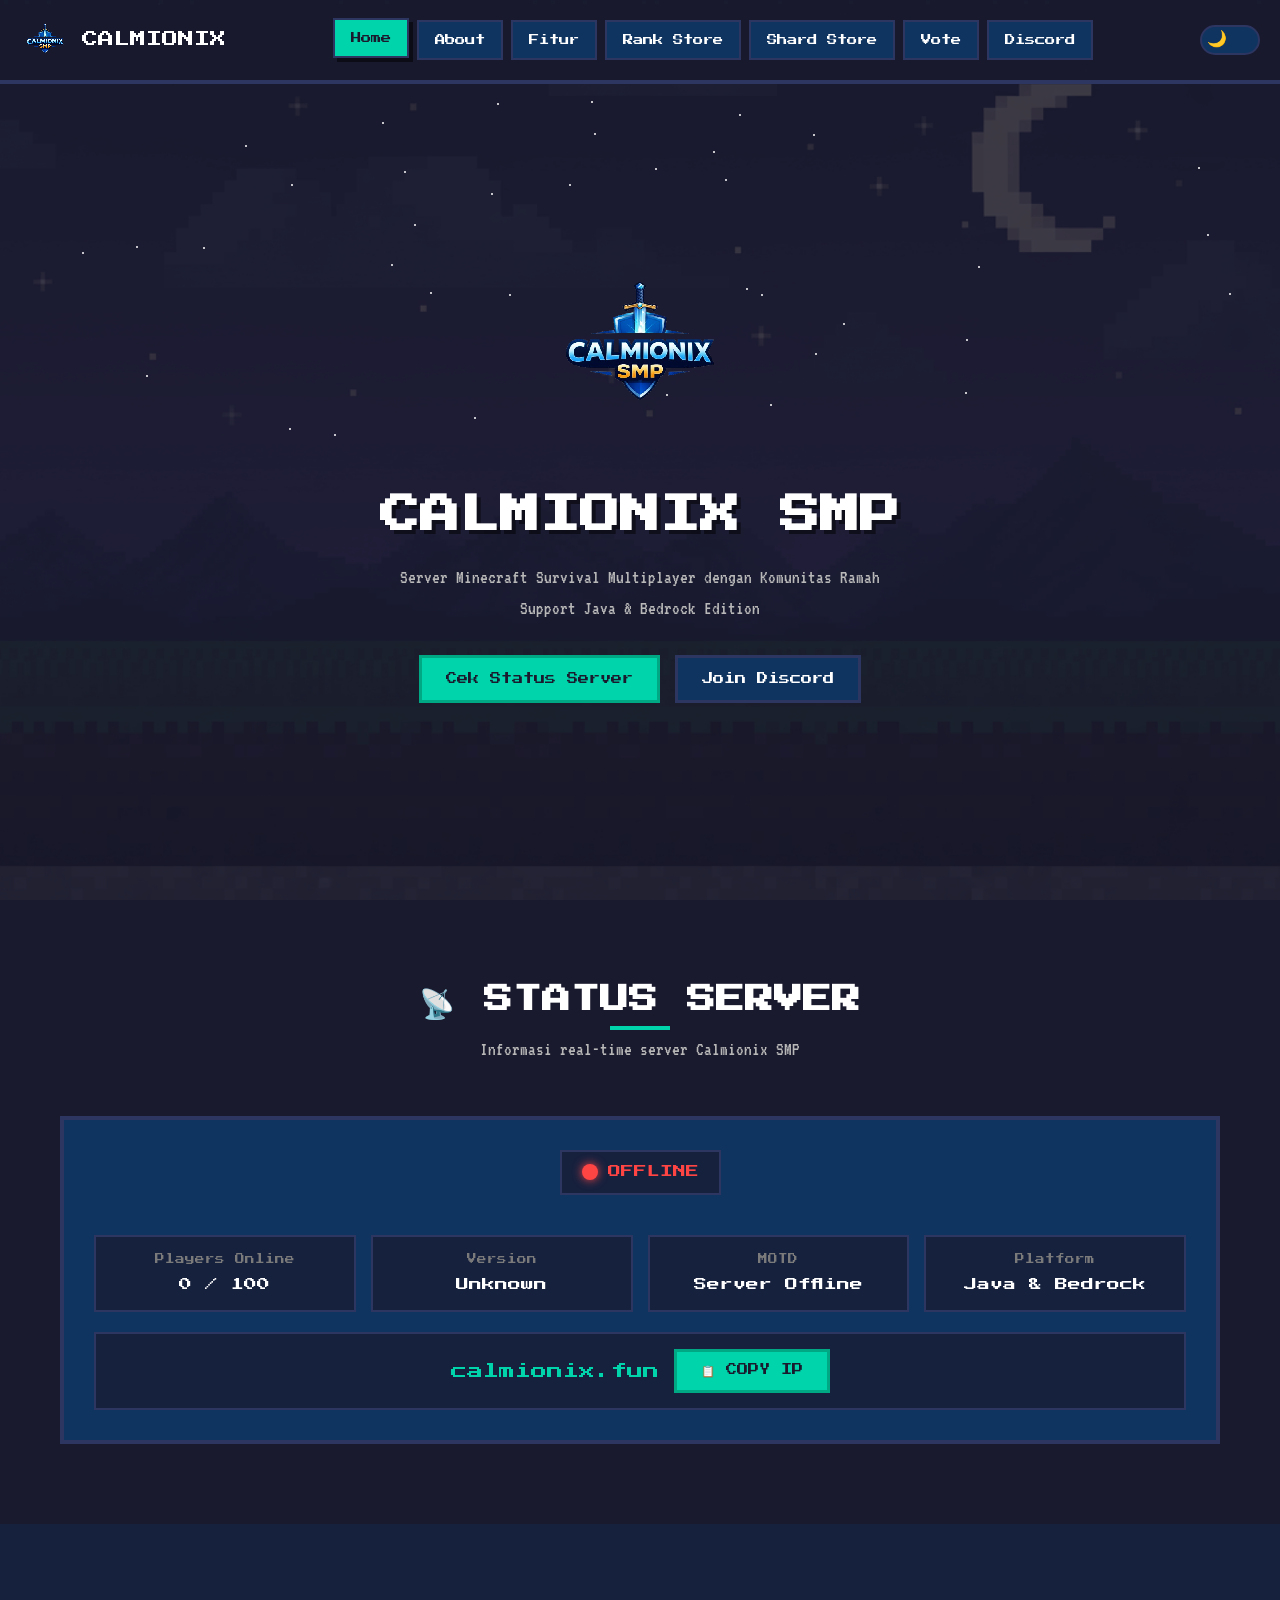
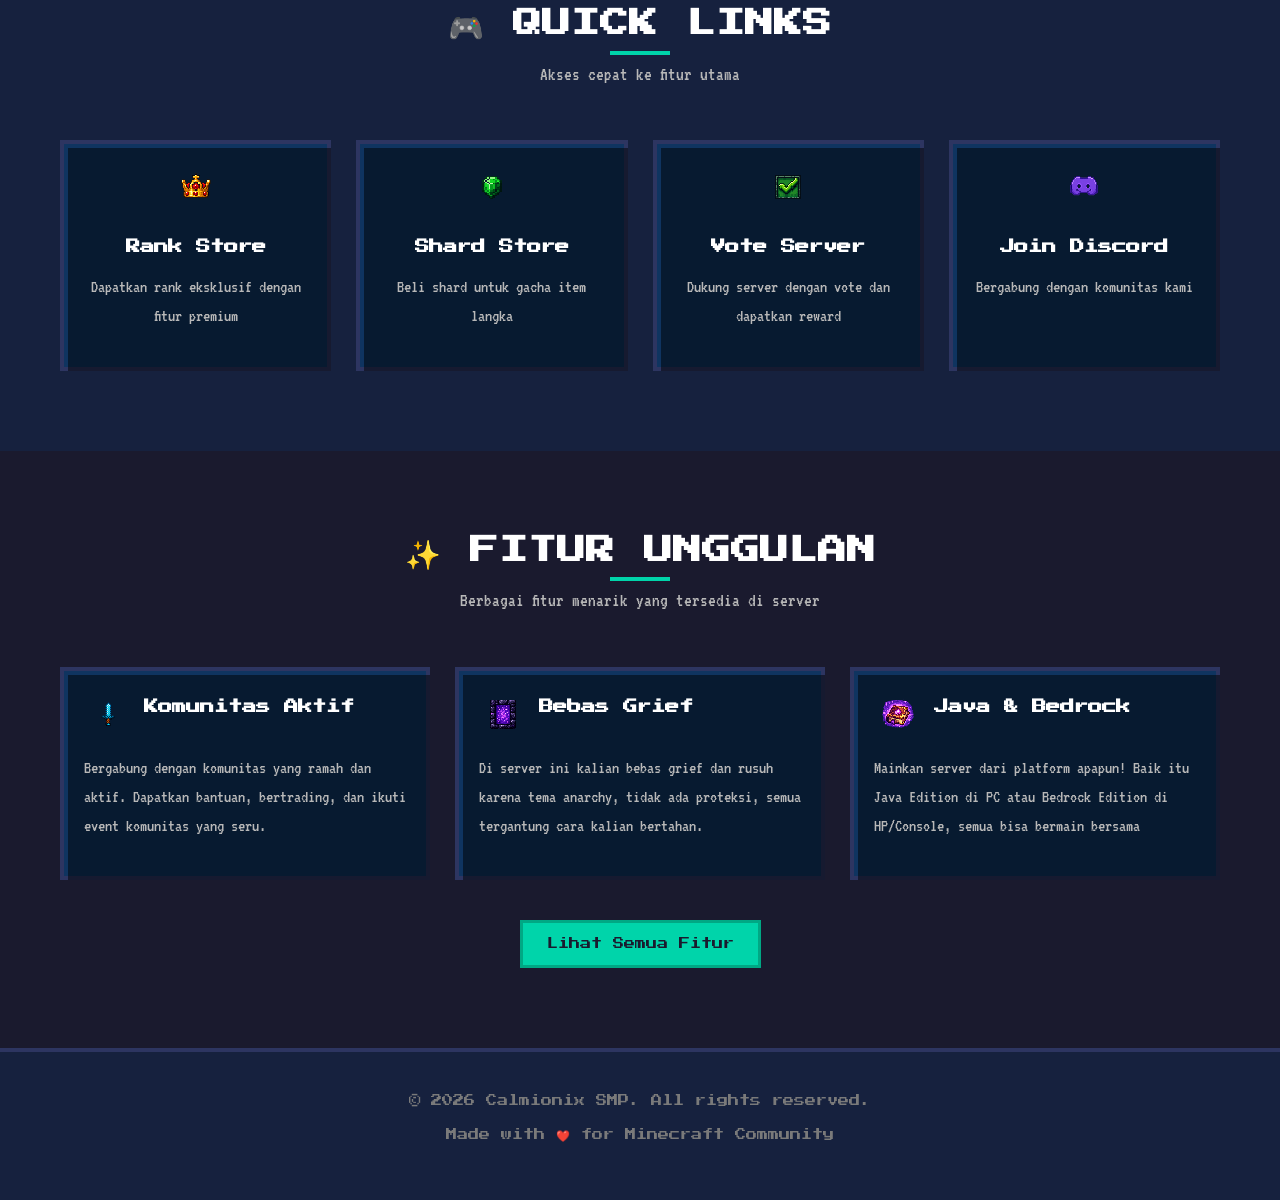
<file: index.html>
<!DOCTYPE html>
<html lang="id">
<head>
  <meta charset="UTF-8">
  <meta name="viewport" content="width=device-width, initial-scale=1.0">
  <title>Calmionix SMP - Minecraft Server</title>
  <meta name="description" content="Calmionix SMP - Server Minecraft Survival Multiplayer dengan komunitas ramah. Support Java & Bedrock Edition.">
  <link rel="icon" type="image/png" href="assets/images/logo.png">
  <link rel="stylesheet" href="css/style.css">
</head>
<body>
  
  <!-- Particles -->
  <div class="particles"></div>

  <!-- Navbar -->
  <nav class="navbar">
    <div class="navbar-container">
      <a href="index.html" class="navbar-logo">
        <img src="assets/images/logo.png" alt="Calmionix SMP">
        <span>CALMIONIX</span>
      </a>
      
      <ul class="navbar-menu">
        <li><a href="index.html" class="active">Home</a></li>
        <li><a href="about.html">About</a></li>
        <li><a href="fitur.html">Fitur</a></li>
        <li><a href="rank.html">Rank Store</a></li>
        <li><a href="shard.html">Shard Store</a></li>
        <li><a href="vote.html">Vote</a></li>
        <li><a href="social.html">Discord</a></li>
      </ul>
      
      <div class="navbar-controls">
        <div class="theme-toggle" title="Toggle theme"></div>
        <div class="menu-toggle">
          <span></span>
          <span></span>
          <span></span>
        </div>
      </div>
    </div>
  </nav>

  <!-- Hero Section -->
  <section class="hero">
    <div class="hero-content">
      <img src="assets/images/logo.png" alt="Calmionix SMP" class="hero-logo">
      <h1 class="hero-title">CALMIONIX SMP</h1>
      <p class="hero-subtitle">Server Minecraft Survival Multiplayer dengan Komunitas Ramah<br>Support Java & Bedrock Edition</p>
      <div class="hero-buttons">
        <a href="#server-status" class="btn btn-primary">Cek Status Server</a>
        <a href="social.html" class="btn">Join Discord</a>
      </div>
    </div>
  </section>

  <!-- Server Status Section -->
  <section class="section" id="server-status">
    <div class="container">
      <div class="section-header scroll-animate">
        <h2 class="section-title">📡 STATUS SERVER</h2>
        <p class="section-subtitle">Informasi real-time server Calmionix SMP</p>
      </div>
      
      <div class="server-status scroll-animate">
        <div class="status-indicator">
          <span class="status-dot online"></span>
          <span class="status-text">ONLINE</span>
        </div>
        
        <div class="server-info-grid">
          <div class="server-info-item">
            <div class="server-info-label">Players Online</div>
            <div class="server-info-value player-count">Loading...</div>
          </div>
          <div class="server-info-item">
            <div class="server-info-label">Version</div>
            <div class="server-info-value server-version">Loading...</div>
          </div>
          <div class="server-info-item">
            <div class="server-info-label">MOTD</div>
            <div class="server-info-value server-motd">Loading...</div>
          </div>
          <div class="server-info-item">
            <div class="server-info-label">Platform</div>
            <div class="server-info-value server-platform">Java & Bedrock</div>
          </div>
        </div>
        
        <div class="ip-display">
          <span class="ip-text">calmionix.fun</span>
          <button class="btn btn-primary" onclick="Calmionix.copyToClipboard('calmionix.fun', 'IP Server berhasil disalin!')">
            📋 COPY IP
          </button>
        </div>
      </div>
    </div>
  </section>

  <!-- Quick Links Section -->
  <section class="section" style="background: var(--bg-secondary);">
    <div class="container">
      <div class="section-header scroll-animate">
        <h2 class="section-title">🎮 QUICK LINKS</h2>
        <p class="section-subtitle">Akses cepat ke fitur utama</p>
      </div>
      
      <div class="grid grid-4">
        <a href="rank.html" class="card scroll-animate" style="text-align: center;">
          <img src="assets/images/icon-rank.png" alt="Rank" class="card-icon" style="margin: 0 auto 15px;">
          <h3 class="card-title">Rank Store</h3>
          <p>Dapatkan rank eksklusif dengan fitur premium</p>
        </a>
        
        <a href="shard.html" class="card scroll-animate" style="text-align: center;">
          <img src="assets/images/icon-shard.png" alt="Shard" class="card-icon" style="margin: 0 auto 15px;">
          <h3 class="card-title">Shard Store</h3>
          <p>Beli shard untuk gacha item langka</p>
        </a>
        
        <a href="vote.html" class="card scroll-animate" style="text-align: center;">
          <img src="assets/images/icon-vote.png" alt="Vote" class="card-icon" style="margin: 0 auto 15px;">
          <h3 class="card-title">Vote Server</h3>
          <p>Dukung server dengan vote dan dapatkan reward</p>
        </a>
        
        <a href="social.html" class="card scroll-animate" style="text-align: center;">
          <img src="assets/images/icon-discord.png" alt="Discord" class="card-icon" style="margin: 0 auto 15px;">
          <h3 class="card-title">Join Discord</h3>
          <p>Bergabung dengan komunitas kami</p>
        </a>
      </div>
    </div>
  </section>

  <!-- Features Preview -->
  <section class="section">
    <div class="container">
      <div class="section-header scroll-animate">
        <h2 class="section-title">✨ FITUR UNGGULAN</h2>
        <p class="section-subtitle">Berbagai fitur menarik yang tersedia di server</p>
      </div>
      
      <div class="grid grid-3">
        <div class="card scroll-animate">
          <div class="card-header">
            <img src="assets/images/icon-sword.png" alt="Anarchy" class="card-icon">
            <h3 class="card-title">Komunitas Aktif</h3>
          </div>
          <div class="card-content">
            <p>Bergabung dengan komunitas yang ramah dan aktif. Dapatkan bantuan, bertrading, dan ikuti event komunitas yang seru.</p>
          </div>
        </div>
        
        <div class="card scroll-animate">
          <div class="card-header">
            <img src="assets/images/icon-dungeon.png" alt="Dungeon" class="card-icon">
            <h3 class="card-title">Bebas Grief</h3>
          </div>
          <div class="card-content">
            <p>Di server ini kalian bebas grief dan rusuh karena tema anarchy, tidak ada proteksi, semua tergantung cara kalian bertahan.</p>
          </div>
        </div>
        
        <div class="card scroll-animate">
          <div class="card-header">
            <img src="assets/images/icon-enchant.png" alt="Enchant" class="card-icon">
            <h3 class="card-title">Java & Bedrock</h3>
          </div>
          <div class="card-content">
            <p>Mainkan server dari platform apapun! Baik itu Java Edition di PC atau Bedrock Edition di HP/Console, semua bisa bermain bersama</p>
          </div>
        </div>
      </div>
      
      <div style="text-align: center; margin-top: 40px;">
        <a href="fitur.html" class="btn btn-primary">Lihat Semua Fitur</a>
      </div>
    </div>
  </section>

  <!-- Footer -->
  <footer class="footer">
    <div class="container">
      <p class="footer-text">© 2026 Calmionix SMP. All rights reserved.</p>
      <p class="footer-text" style="margin-top: 10px;">Made with ❤️ for Minecraft Community</p>
    </div>
  </footer>

  <script src="js/main.js"></script>
</body>
</html>
</file>
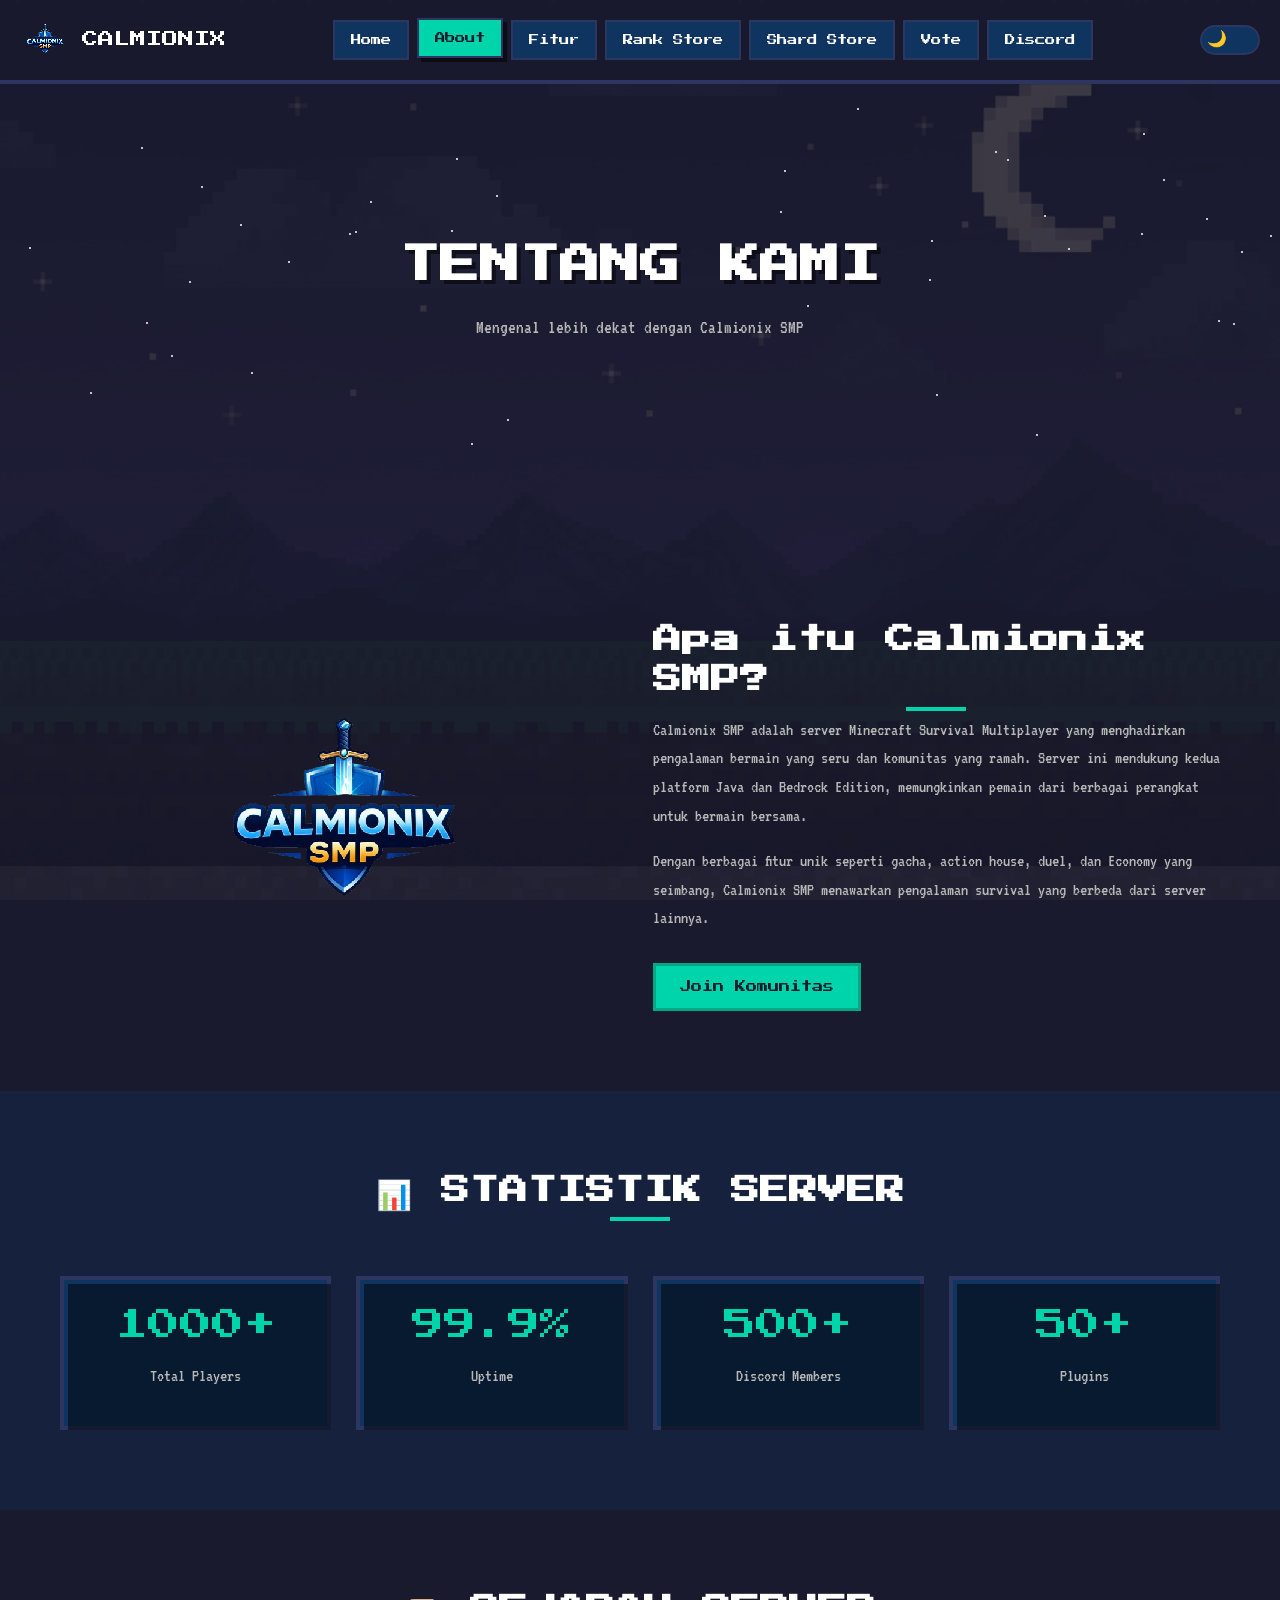
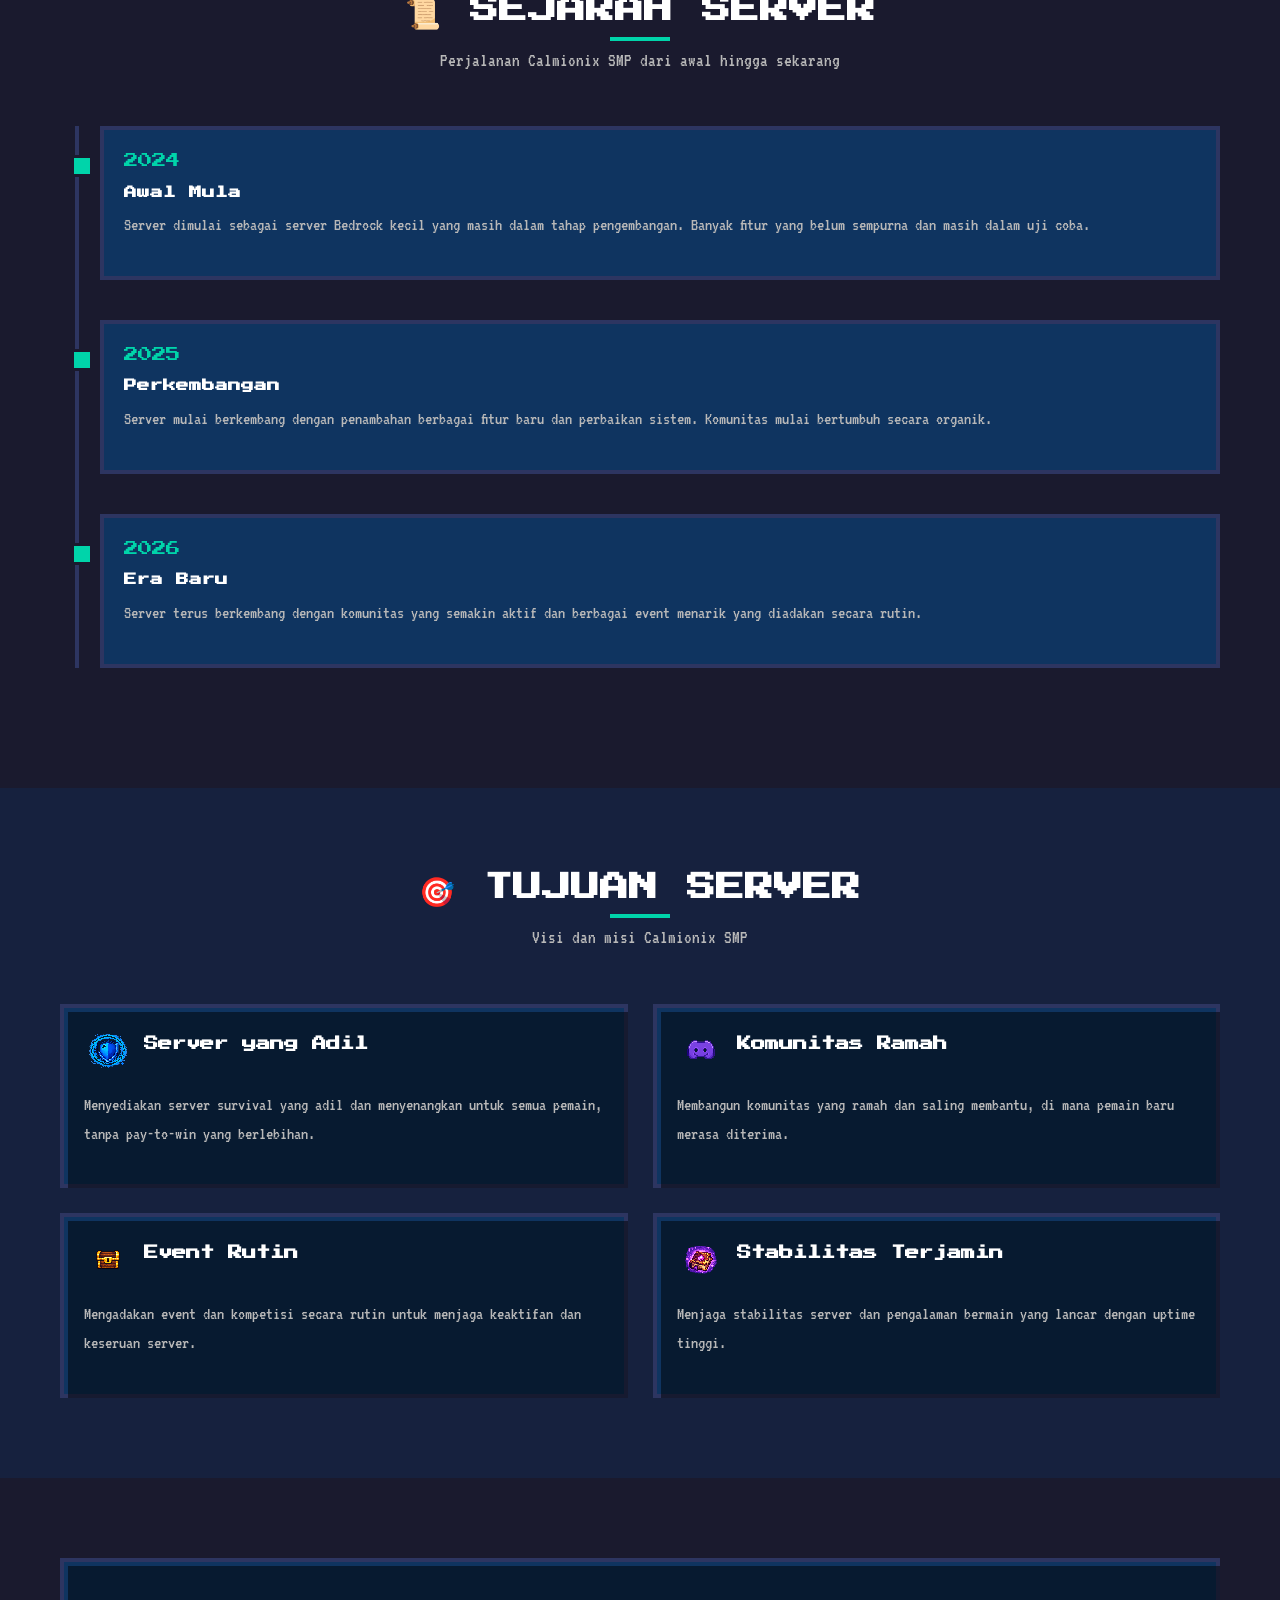
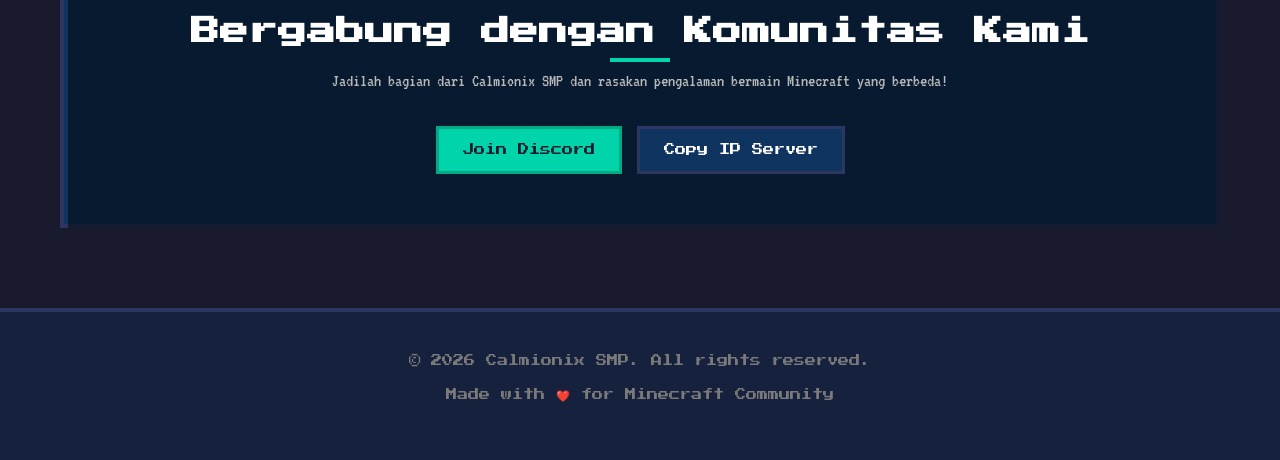
<file: about.html>
<!DOCTYPE html>
<html lang="id">
<head>
  <meta charset="UTF-8">
  <meta name="viewport" content="width=device-width, initial-scale=1.0">
  <title>About - Calmionix SMP</title>
  <meta name="description" content="Tentang Calmionix SMP - Sejarah dan tujuan server Minecraft kami.">
  <link rel="icon" type="image/png" href="assets/images/logo.png">
  <link rel="stylesheet" href="css/style.css">
</head>
<body>

  <!-- Particles -->
  <div class="particles"></div>

  <!-- Navbar -->
  <nav class="navbar">
    <div class="navbar-container">
      <a href="index.html" class="navbar-logo">
        <img src="assets/images/logo.png" alt="Calmionix SMP">
        <span>CALMIONIX</span>
      </a>
      
      <ul class="navbar-menu">
        <li><a href="index.html">Home</a></li>
        <li><a href="about.html" class="active">About</a></li>
        <li><a href="fitur.html">Fitur</a></li>
        <li><a href="rank.html">Rank Store</a></li>
        <li><a href="shard.html">Shard Store</a></li>
        <li><a href="vote.html">Vote</a></li>
        <li><a href="social.html">Discord</a></li>
      </ul>
      
      <div class="navbar-controls">
        <div class="theme-toggle" title="Toggle theme"></div>
        <div class="menu-toggle">
          <span></span>
          <span></span>
          <span></span>
        </div>
      </div>
    </div>
  </nav>

  <!-- Hero Section -->
  <section class="hero" style="min-height: 60vh; padding-top: 120px;">
    <div class="hero-content">
      <h1 class="hero-title">TENTANG KAMI</h1>
      <p class="hero-subtitle">Mengenal lebih dekat dengan Calmionix SMP</p>
    </div>
  </section>

  <!-- About Section -->
  <section class="section">
    <div class="container">
      <div class="grid grid-2" style="align-items: center;">
        <div class="scroll-animate">
          <img src="assets/images/logo.png" alt="Calmionix SMP" style="width: 100%; max-width: 300px; display: block; margin: 0 auto; image-rendering: pixelated;">
        </div>
        <div class="scroll-animate">
          <h2 class="section-title">Apa itu Calmionix SMP?</h2>
          <p>Calmionix SMP adalah server Minecraft Survival Multiplayer yang menghadirkan pengalaman bermain yang seru dan komunitas yang ramah. Server ini mendukung kedua platform Java dan Bedrock Edition, memungkinkan pemain dari berbagai perangkat untuk bermain bersama.</p>
          <p>Dengan berbagai fitur unik seperti gacha, action house, duel, dan Economy yang seimbang, Calmionix SMP menawarkan pengalaman survival yang berbeda dari server lainnya.</p>
          <div style="margin-top: 30px;">
            <a href="social.html" class="btn btn-primary">Join Komunitas</a>
          </div>
        </div>
      </div>
    </div>
  </section>

  <!-- Stats Section -->
  <section class="section" style="background: var(--bg-secondary);">
    <div class="container">
      <div class="section-header scroll-animate">
        <h2 class="section-title">📊 STATISTIK SERVER</h2>
      </div>
      
      <div class="grid grid-4">
        <div class="card scroll-animate" style="text-align: center;">
          <div style="font-family: 'Press Start 2P', cursive; font-size: 2rem; color: var(--accent-primary); margin-bottom: 10px;">1000+</div>
          <p>Total Players</p>
        </div>
        <div class="card scroll-animate" style="text-align: center;">
          <div style="font-family: 'Press Start 2P', cursive; font-size: 2rem; color: var(--accent-primary); margin-bottom: 10px;">99.9%</div>
          <p>Uptime</p>
        </div>
        <div class="card scroll-animate" style="text-align: center;">
          <div style="font-family: 'Press Start 2P', cursive; font-size: 2rem; color: var(--accent-primary); margin-bottom: 10px;">500+</div>
          <p>Discord Members</p>
        </div>
        <div class="card scroll-animate" style="text-align: center;">
          <div style="font-family: 'Press Start 2P', cursive; font-size: 2rem; color: var(--accent-primary); margin-bottom: 10px;">50+</div>
          <p>Plugins</p>
        </div>
      </div>
    </div>
  </section>

  <!-- Timeline Section -->
  <section class="section">
    <div class="container">
      <div class="section-header scroll-animate">
        <h2 class="section-title">📜 SEJARAH SERVER</h2>
        <p class="section-subtitle">Perjalanan Calmionix SMP dari awal hingga sekarang</p>
      </div>
      
      <div class="timeline">
        <div class="timeline-item scroll-animate">
          <div class="timeline-year">2024</div>
          <h3 class="timeline-title">Awal Mula</h3>
          <p>Server dimulai sebagai server Bedrock kecil yang masih dalam tahap pengembangan. Banyak fitur yang belum sempurna dan masih dalam uji coba.</p>
        </div>
        
        <div class="timeline-item scroll-animate">
          <div class="timeline-year">2025</div>
          <h3 class="timeline-title">Perkembangan</h3>
          <p>Server mulai berkembang dengan penambahan berbagai fitur baru dan perbaikan sistem. Komunitas mulai bertumbuh secara organik.</p>
        </div>
        
        <div class="timeline-item scroll-animate">
          <div class="timeline-year">2026</div>
          <h3 class="timeline-title">Era Baru</h3>
          <p>Server terus berkembang dengan komunitas yang semakin aktif dan berbagai event menarik yang diadakan secara rutin.</p>
        </div>
      </div>
    </div>
  </section>

  <!-- Goals Section -->
  <section class="section" style="background: var(--bg-secondary);">
    <div class="container">
      <div class="section-header scroll-animate">
        <h2 class="section-title">🎯 TUJUAN SERVER</h2>
        <p class="section-subtitle">Visi dan misi Calmionix SMP</p>
      </div>
      
      <div class="grid grid-2">
        <div class="card scroll-animate">
          <div class="card-header">
            <img src="assets/images/icon-shield.png" alt="Fair" class="card-icon">
            <h3 class="card-title">Server yang Adil</h3>
          </div>
          <div class="card-content">
            <p>Menyediakan server survival yang adil dan menyenangkan untuk semua pemain, tanpa pay-to-win yang berlebihan.</p>
          </div>
        </div>
        
        <div class="card scroll-animate">
          <div class="card-header">
            <img src="assets/images/icon-discord.png" alt="Community" class="card-icon">
            <h3 class="card-title">Komunitas Ramah</h3>
          </div>
          <div class="card-content">
            <p>Membangun komunitas yang ramah dan saling membantu, di mana pemain baru merasa diterima.</p>
          </div>
        </div>
        
        <div class="card scroll-animate">
          <div class="card-header">
            <img src="assets/images/icon-chest.png" alt="Events" class="card-icon">
            <h3 class="card-title">Event Rutin</h3>
          </div>
          <div class="card-content">
            <p>Mengadakan event dan kompetisi secara rutin untuk menjaga keaktifan dan keseruan server.</p>
          </div>
        </div>
        
        <div class="card scroll-animate">
          <div class="card-header">
            <img src="assets/images/icon-enchant.png" alt="Stability" class="card-icon">
            <h3 class="card-title">Stabilitas Terjamin</h3>
          </div>
          <div class="card-content">
            <p>Menjaga stabilitas server dan pengalaman bermain yang lancar dengan uptime tinggi.</p>
          </div>
        </div>
      </div>
    </div>
  </section>

  <!-- Join Community -->
  <section class="section">
    <div class="container">
      <div class="card scroll-animate" style="text-align: center; padding: 50px;">
        <h2 class="section-title">Bergabung dengan Komunitas Kami</h2>
        <p style="margin-bottom: 30px;">Jadilah bagian dari Calmionix SMP dan rasakan pengalaman bermain Minecraft yang berbeda!</p>
        <div style="display: flex; gap: 15px; justify-content: center; flex-wrap: wrap;">
          <a href="social.html" class="btn btn-primary">Join Discord</a>
          <button class="btn" onclick="Calmionix.copyToClipboard('calmionix.fun:19132', 'IP Server berhasil disalin!')">Copy IP Server</button>
        </div>
      </div>
    </div>
  </section>

  <!-- Footer -->
  <footer class="footer">
    <div class="container">
      <p class="footer-text">© 2026 Calmionix SMP. All rights reserved.</p>
      <p class="footer-text" style="margin-top: 10px;">Made with ❤️ for Minecraft Community</p>
    </div>
  </footer>

  <script src="js/main.js"></script>
</body>
</html>
</file>
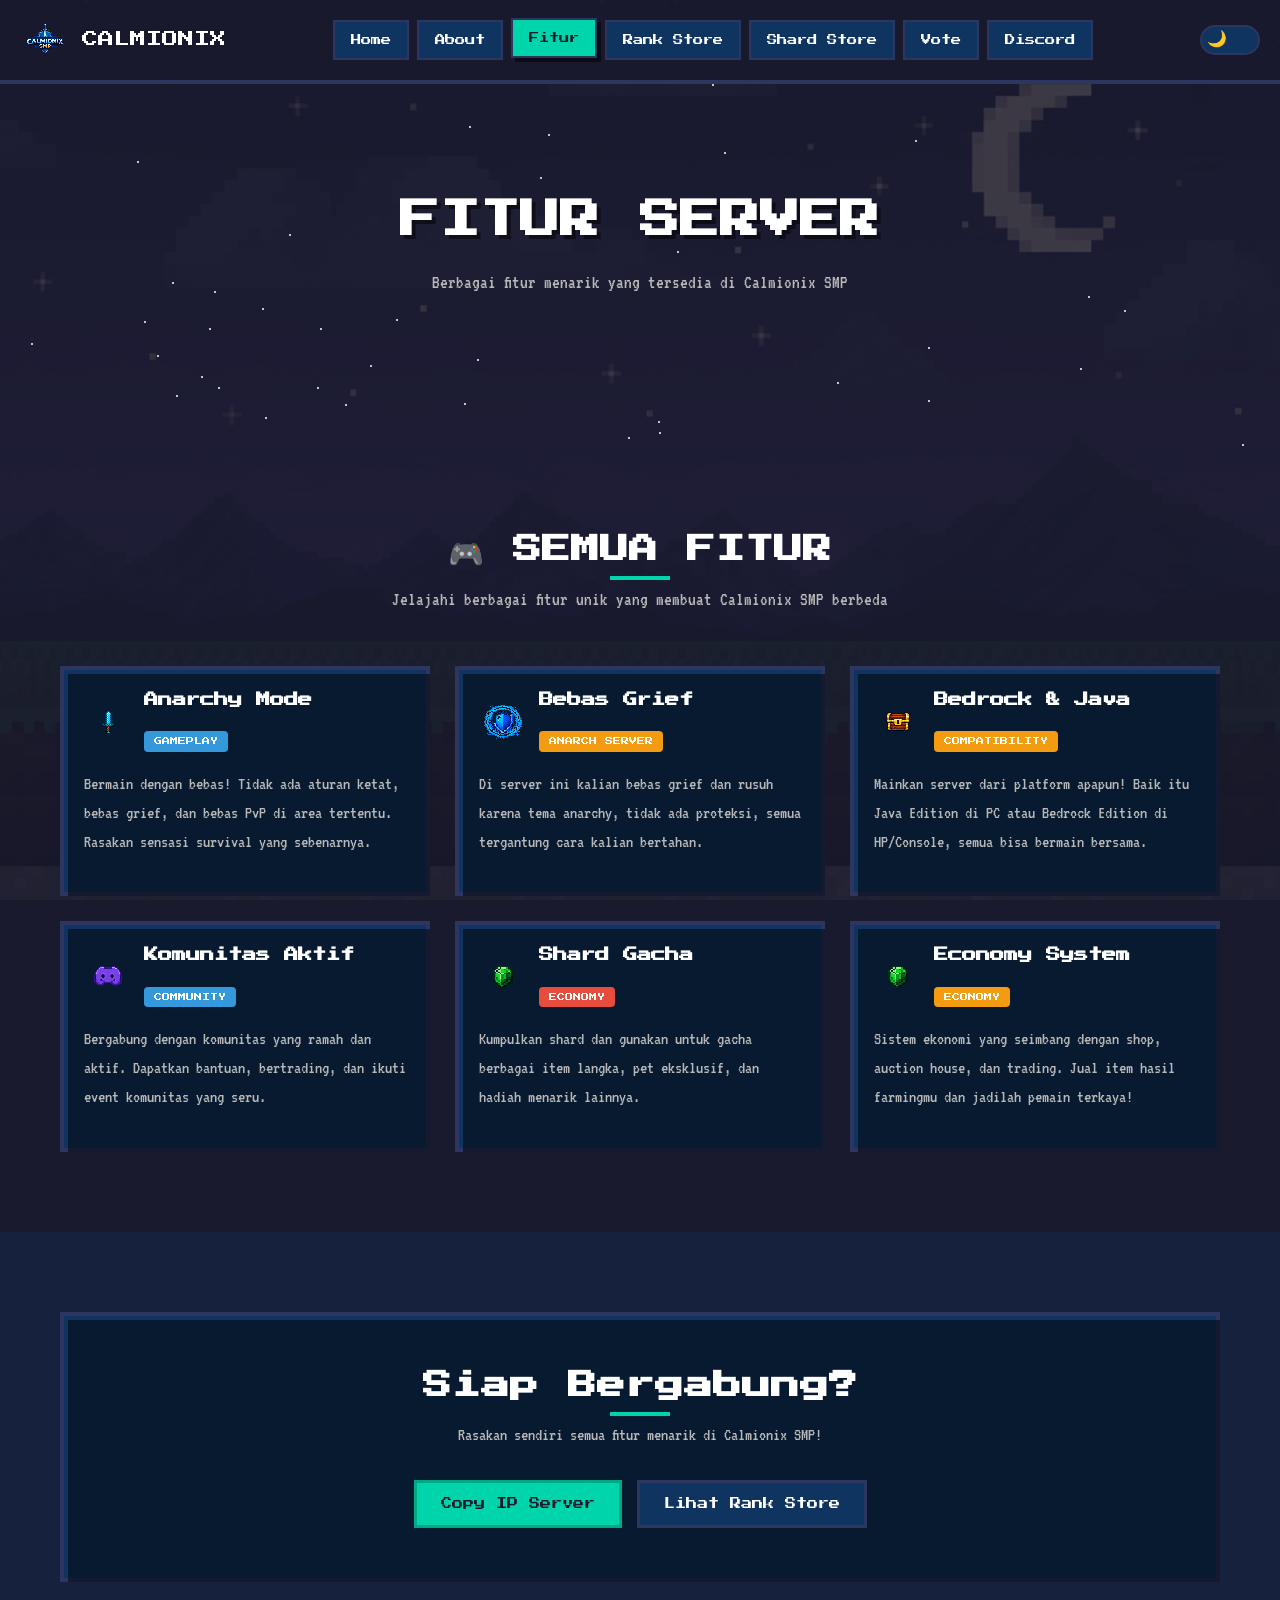
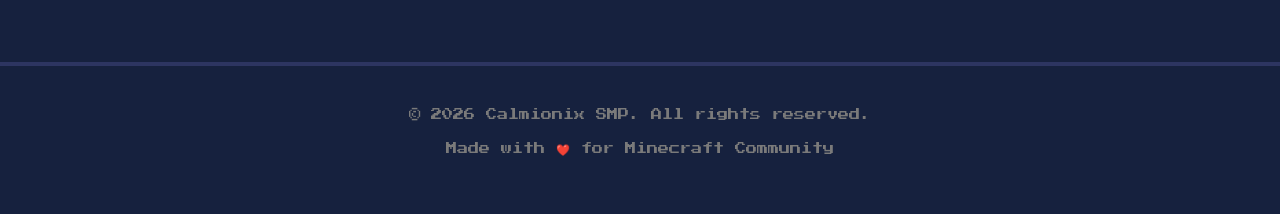
<file: fitur.html>
<!DOCTYPE html>
<html lang="id">
<head>
  <meta charset="UTF-8">
  <meta name="viewport" content="width=device-width, initial-scale=1.0">
  <title>Fitur - Calmionix SMP</title>
  <meta name="description" content="Fitur-fitur unggulan Calmionix SMP - Anarchy, Custom Dungeon, Custom Enchant, dan banyak lagi.">
  <link rel="icon" type="image/png" href="assets/images/logo.png">
  <link rel="stylesheet" href="css/style.css">
</head>
<body>

  <!-- Particles -->
  <div class="particles"></div>

  <!-- Navbar -->
  <nav class="navbar">
    <div class="navbar-container">
      <a href="index.html" class="navbar-logo">
        <img src="assets/images/logo.png" alt="Calmionix SMP">
        <span>CALMIONIX</span>
      </a>
      
      <ul class="navbar-menu">
        <li><a href="index.html">Home</a></li>
        <li><a href="about.html">About</a></li>
        <li><a href="fitur.html" class="active">Fitur</a></li>
        <li><a href="rank.html">Rank Store</a></li>
        <li><a href="shard.html">Shard Store</a></li>
        <li><a href="vote.html">Vote</a></li>
        <li><a href="social.html">Discord</a></li>
      </ul>
      
      <div class="navbar-controls">
        <div class="theme-toggle" title="Toggle theme"></div>
        <div class="menu-toggle">
          <span></span>
          <span></span>
          <span></span>
        </div>
      </div>
    </div>
  </nav>

  <!-- Hero Section -->
  <section class="hero" style="min-height: 50vh; padding-top: 120px;">
    <div class="hero-content">
      <h1 class="hero-title">FITUR SERVER</h1>
      <p class="hero-subtitle">Berbagai fitur menarik yang tersedia di Calmionix SMP</p>
    </div>
  </section>

  <!-- Features Grid -->
  <section class="section">
    <div class="container">
      <div class="section-header scroll-animate">
        <h2 class="section-title">🎮 SEMUA FITUR</h2>
        <p class="section-subtitle">Jelajahi berbagai fitur unik yang membuat Calmionix SMP berbeda</p>
      </div>
      
      <div class="grid grid-3">
        <!-- Feature 1: Anarchy -->
        <div class="card scroll-animate">
          <div class="card-header">
            <img src="assets/images/icon-sword.png" alt="Anarchy" class="card-icon">
            <div>
              <h3 class="card-title">Anarchy Mode</h3>
              <span class="badge badge-popular">Gameplay</span>
            </div>
          </div>
          <div class="card-content">
            <p>Bermain dengan bebas! Tidak ada aturan ketat, bebas grief, dan bebas PvP di area tertentu. Rasakan sensasi survival yang sebenarnya.</p>
          </div>
        </div>

        <!-- Feature 2: Land Claim -->
        <div class="card scroll-animate">
          <div class="card-header">
            <img src="assets/images/icon-shield.png" alt="Protection" class="card-icon">
            <div>
              <h3 class="card-title">Bebas Grief</h3>
              <span class="badge badge-best">Anarch Server</span>
            </div>
          </div>
          <div class="card-content">
            <p>Di server ini kalian bebas grief dan rusuh karena tema anarchy, tidak ada proteksi, semua tergantung cara kalian bertahan.</p>
          </div>
        </div>

        <!-- Feature 5: Cross Platform -->
        <div class="card scroll-animate">
          <div class="card-header">
            <img src="assets/images/icon-chest.png" alt="Cross Platform" class="card-icon">
            <div>
              <h3 class="card-title">Bedrock & Java</h3>
              <span class="badge badge-best">Compatibility</span>
            </div>
          </div>
          <div class="card-content">
            <p>Mainkan server dari platform apapun! Baik itu Java Edition di PC atau Bedrock Edition di HP/Console, semua bisa bermain bersama.</p>
          </div>
        </div>

        <!-- Feature 6: Community -->
        <div class="card scroll-animate">
          <div class="card-header">
            <img src="assets/images/icon-discord.png" alt="Community" class="card-icon">
            <div>
              <h3 class="card-title">Komunitas Aktif</h3>
              <span class="badge badge-popular">Community</span>
            </div>
          </div>
          <div class="card-content">
            <p>Bergabung dengan komunitas yang ramah dan aktif. Dapatkan bantuan, bertrading, dan ikuti event komunitas yang seru.</p>
          </div>
        </div>

        <!-- Feature 8: Shard Gacha -->
        <div class="card scroll-animate">
          <div class="card-header">
            <img src="assets/images/icon-shard.png" alt="Shard" class="card-icon">
            <div>
              <h3 class="card-title">Shard Gacha</h3>
              <span class="badge badge-elite">Economy</span>
            </div>
          </div>
          <div class="card-content">
            <p>Kumpulkan shard dan gunakan untuk gacha berbagai item langka, pet eksklusif, dan hadiah menarik lainnya.</p>
          </div>
        </div>

        <!-- Feature 10: Economy -->
        <div class="card scroll-animate">
          <div class="card-header">
            <img src="assets/images/icon-shard.png" alt="Economy" class="card-icon">
            <div>
              <h3 class="card-title">Economy System</h3>
              <span class="badge badge-best">Economy</span>
            </div>
          </div>
          <div class="card-content">
            <p>Sistem ekonomi yang seimbang dengan shop, auction house, dan trading. Jual item hasil farmingmu dan jadilah pemain terkaya!</p>
          </div>
        </div>
      </div>
    </div>
  </section>

  <!-- Call to Action -->
  <section class="section" style="background: var(--bg-secondary);">
    <div class="container">
      <div class="card scroll-animate" style="text-align: center; padding: 50px;">
        <h2 class="section-title">Siap Bergabung?</h2>
        <p style="margin-bottom: 30px;">Rasakan sendiri semua fitur menarik di Calmionix SMP!</p>
        <div style="display: flex; gap: 15px; justify-content: center; flex-wrap: wrap;">
          <button class="btn btn-primary" onclick="Calmionix.copyToClipboard('calmionix.fun:19132', 'IP Server berhasil disalin!')">Copy IP Server</button>
          <a href="rank.html" class="btn">Lihat Rank Store</a>
        </div>
      </div>
    </div>
  </section>

  <!-- Footer -->
  <footer class="footer">
    <div class="container">
      <p class="footer-text">© 2026 Calmionix SMP. All rights reserved.</p>
      <p class="footer-text" style="margin-top: 10px;">Made with ❤️ for Minecraft Community</p>
    </div>
  </footer>

  <script src="js/main.js"></script>
</body>
</html>
</file>
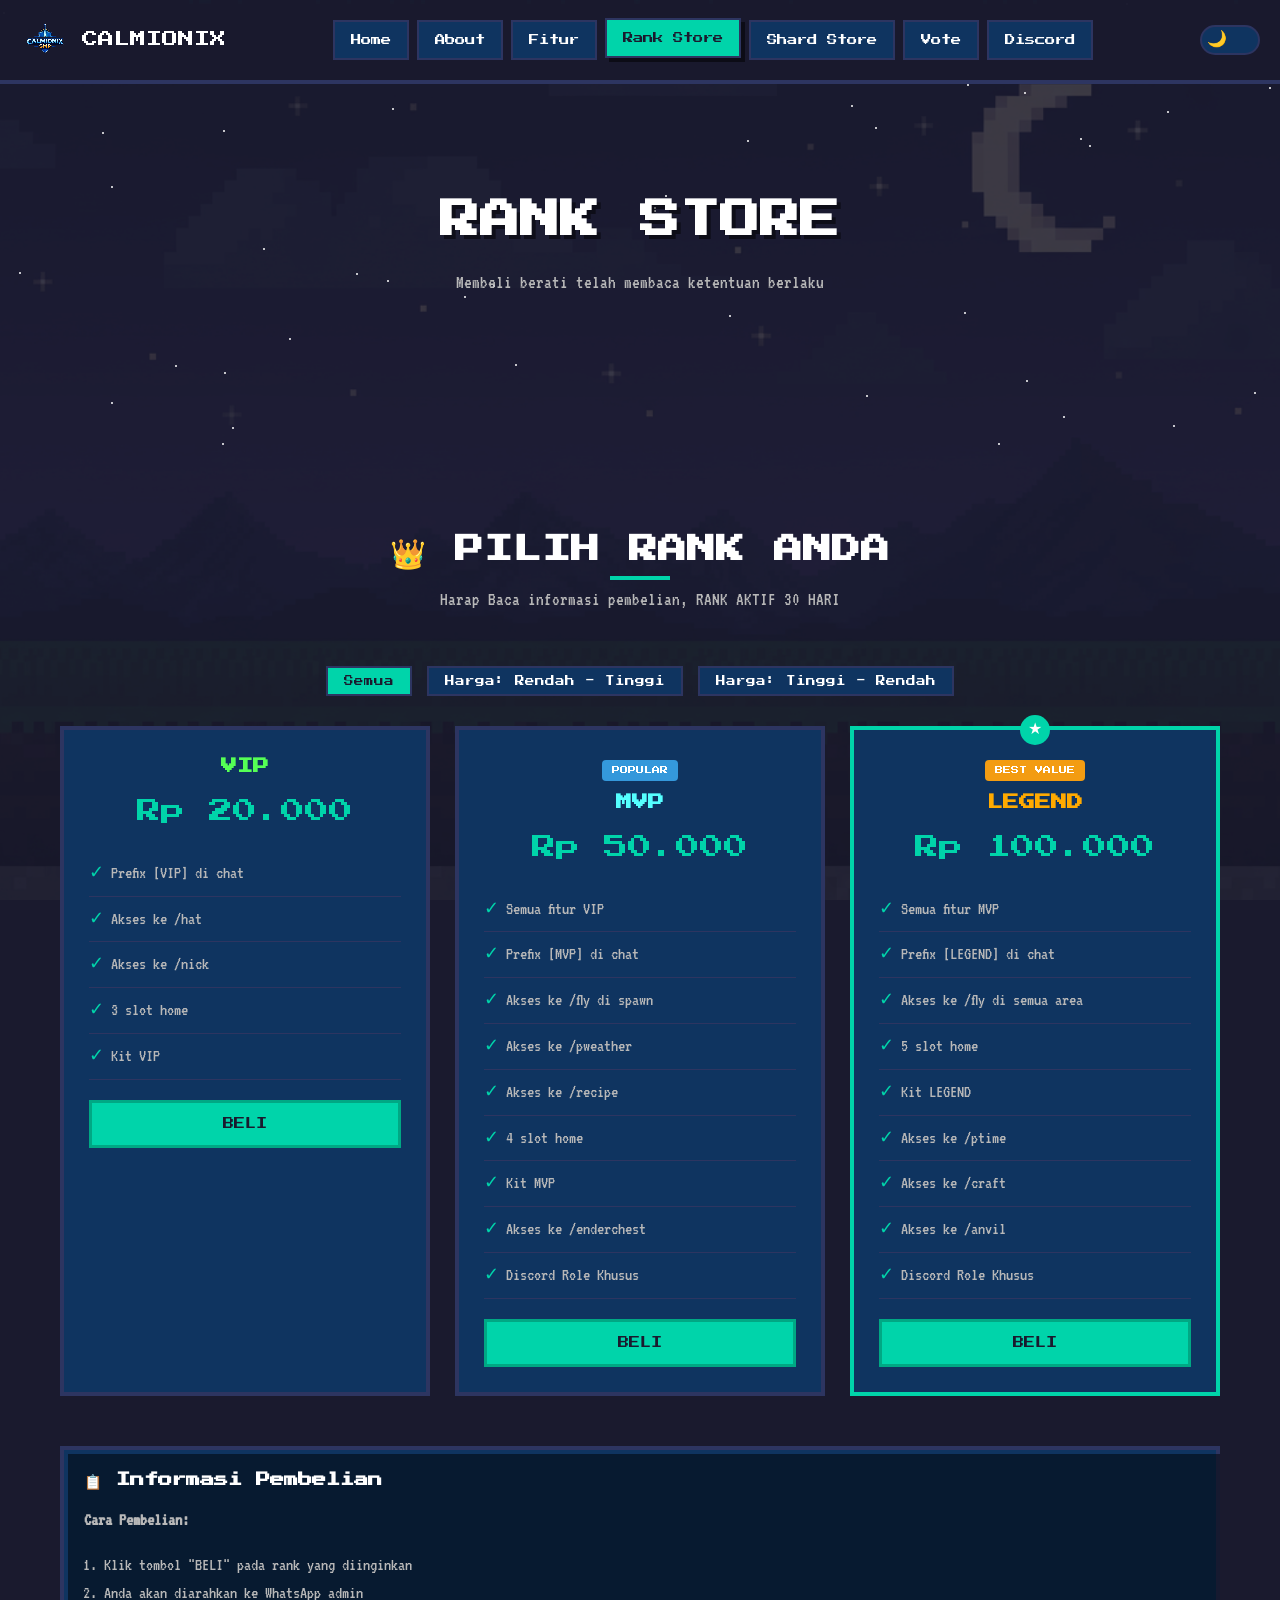
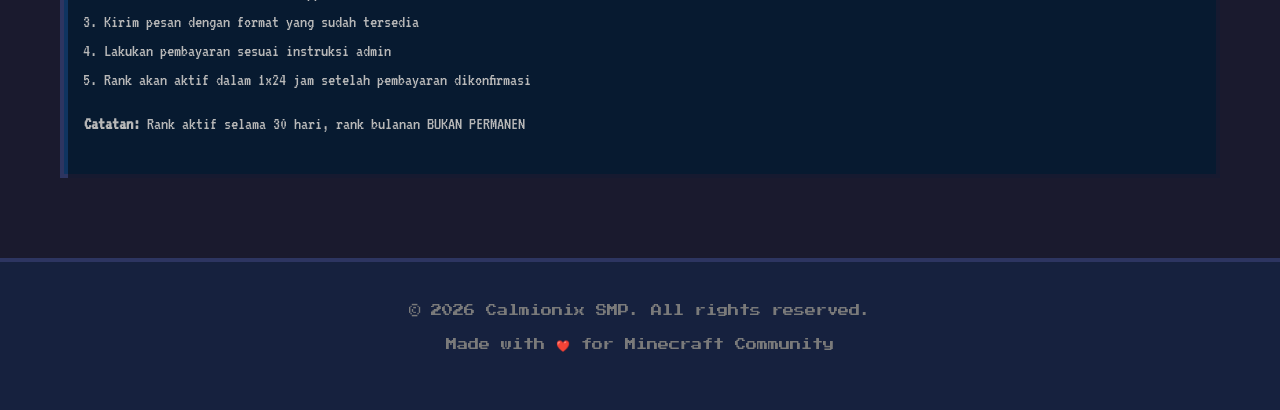
<file: rank.html>
<!DOCTYPE html>
<html lang="id">
<head>
  <meta charset="UTF-8">
  <meta name="viewport" content="width=device-width, initial-scale=1.0">
  <title>Rank Store - Calmionix SMP</title>
  <meta name="description" content="Beli rank eksklusif di Calmionix SMP. VIP, MVP, LEGEND, SUPREME, dan SPONSOR dengan fitur premium.">
  <link rel="icon" type="image/png" href="assets/images/logo.png">
  <link rel="stylesheet" href="css/style.css">
</head>
<body>
  
  <!-- Particles -->
  <div class="particles"></div>

  <!-- Navbar -->
  <nav class="navbar">
    <div class="navbar-container">
      <a href="index.html" class="navbar-logo">
        <img src="assets/images/logo.png" alt="Calmionix SMP">
        <span>CALMIONIX</span>
      </a>
      
      <ul class="navbar-menu">
        <li><a href="index.html">Home</a></li>
        <li><a href="about.html">About</a></li>
        <li><a href="fitur.html">Fitur</a></li>
        <li><a href="rank.html" class="active">Rank Store</a></li>
        <li><a href="shard.html">Shard Store</a></li>
        <li><a href="vote.html">Vote</a></li>
        <li><a href="social.html">Discord</a></li>
      </ul>
      
      <div class="navbar-controls">
        <div class="theme-toggle" title="Toggle theme"></div>
        <div class="menu-toggle">
          <span></span>
          <span></span>
          <span></span>
        </div>
      </div>
    </div>
  </nav>

  <!-- Hero Section -->
  <section class="hero" style="min-height: 50vh; padding-top: 120px;">
    <div class="hero-content">
      <h1 class="hero-title">RANK STORE</h1>
      <p class="hero-subtitle">Membeli berati telah membaca ketentuan berlaku</p>
    </div>
  </section>

  <!-- Rank Store -->
  <section class="section">
    <div class="container">
      <div class="section-header scroll-animate">
        <h2 class="section-title">👑 PILIH RANK ANDA</h2>
        <p class="section-subtitle">Harap Baca informasi pembelian, RANK AKTIF 30 HARI</p>
      </div>

      <!-- Filter & Sort -->
      <div class="filter-bar scroll-animate">
        <button class="filter-btn active" data-filter="all">Semua</button>
        <button class="filter-btn" data-sort="asc" data-filter="all">Harga: Rendah - Tinggi</button>
        <button class="filter-btn" data-sort="desc" data-filter="all">Harga: Tinggi - Rendah</button>
      </div>
      
      <div class="grid grid-3" id="rank-container">
        <!-- VIP Rank -->
        <div class="price-card filterable-card scroll-animate" data-price="30000" data-category="rank">
          <div class="price-card-header">
            <h3 class="price-card-name" style="color: #55FF55;">VIP</h3>
            <div class="price-card-amount">
              Rp 20.000
            </div>
          </div>
          <ul class="price-card-features">
            <li>Prefix [VIP] di chat</li>
            <li>Akses ke /hat</li>
            <li>Akses ke /nick</li>
            <li>3 slot home</li>
            <li>Kit VIP</li>
          </ul>
          <div class="price-card-footer">
            <a href="https://wa.me/6282130570915?text=Halo%20saya%20mau%20beli%20rank%20VIP" class="btn btn-primary btn-block" target="_blank">BELI</a>
          </div>
        </div>

        <!-- MVP Rank -->
        <div class="price-card filterable-card scroll-animate" data-price="50000" data-category="rank">
          <div class="price-card-header">
            <span class="badge badge-popular" style="margin-bottom: 10px; display: inline-block;">POPULAR</span>
            <h3 class="price-card-name" style="color: #55FFFF;">MVP</h3>
            <div class="price-card-amount">
              Rp 50.000
            </div>
          </div>
          <ul class="price-card-features">
            <li>Semua fitur VIP</li>
            <li>Prefix [MVP] di chat</li>
            <li>Akses ke /fly di spawn</li>
            <li>Akses ke /pweather</li>
            <li>Akses ke /recipe</li>
            <li>4 slot home</li>
            <li>Kit MVP</li>
            <li>Akses ke /enderchest</li>
            <li>Discord Role Khusus</li>
          </ul>
          <div class="price-card-footer">
            <a href="https://wa.me/6282130570915?text=Halo%20saya%20mau%20beli%20rank%20MVP" class="btn btn-primary btn-block" target="_blank">BELI</a>
          </div>
        </div>

        <!-- LEGEND Rank -->
        <div class="price-card filterable-card featured scroll-animate" data-price="100000" data-category="rank">
          <div class="price-card-header">
            <span class="badge badge-best" style="margin-bottom: 10px; display: inline-block;">BEST VALUE</span>
            <h3 class="price-card-name" style="color: #FFAA00;">LEGEND</h3>
            <div class="price-card-amount">
              Rp 100.000
            </div>
          </div>
          <ul class="price-card-features">
            <li>Semua fitur MVP</li>
            <li>Prefix [LEGEND] di chat</li>
            <li>Akses ke /fly di semua area</li>
            <li>5 slot home</li>
            <li>Kit LEGEND</li>
            <li>Akses ke /ptime</li>
            <li>Akses ke /craft</li>
            <li>Akses ke /anvil</li>
            <li>Discord Role Khusus</li>
          </ul>
          <div class="price-card-footer">
            <a href="https://wa.me/6282130570915?text=Halo%20saya%20mau%20beli%20rank%20LEGEND" class="btn btn-primary btn-block" target="_blank">BELI</a>
          </div>
        </div>
      </div>

      <!-- Info Card -->
      <div class="card scroll-animate" style="margin-top: 50px;">
        <h3 class="card-title">📋 Informasi Pembelian</h3>
        <div class="card-content">
          <p><strong>Cara Pembelian:</strong></p>
          <ol style="margin-left: 20px; color: var(--text-secondary);">
            <li>Klik tombol "BELI" pada rank yang diinginkan</li>
            <li>Anda akan diarahkan ke WhatsApp admin</li>
            <li>Kirim pesan dengan format yang sudah tersedia</li>
            <li>Lakukan pembayaran sesuai instruksi admin</li>
            <li>Rank akan aktif dalam 1x24 jam setelah pembayaran dikonfirmasi</li>
          </ol>
          <p style="margin-top: 15px;"><strong>Catatan:</strong> Rank aktif selama 30 hari, rank bulanan BUKAN PERMANEN</p>
        </div>
      </div>
    </div>
  </section>

  <!-- Footer -->
  <footer class="footer">
    <div class="container">
      <p class="footer-text">© 2026 Calmionix SMP. All rights reserved.</p>
      <p class="footer-text" style="margin-top: 10px;">Made with ❤️ for Minecraft Community</p>
    </div>
  </footer>

  <script src="js/main.js"></script>
</body>
</html>
</file>
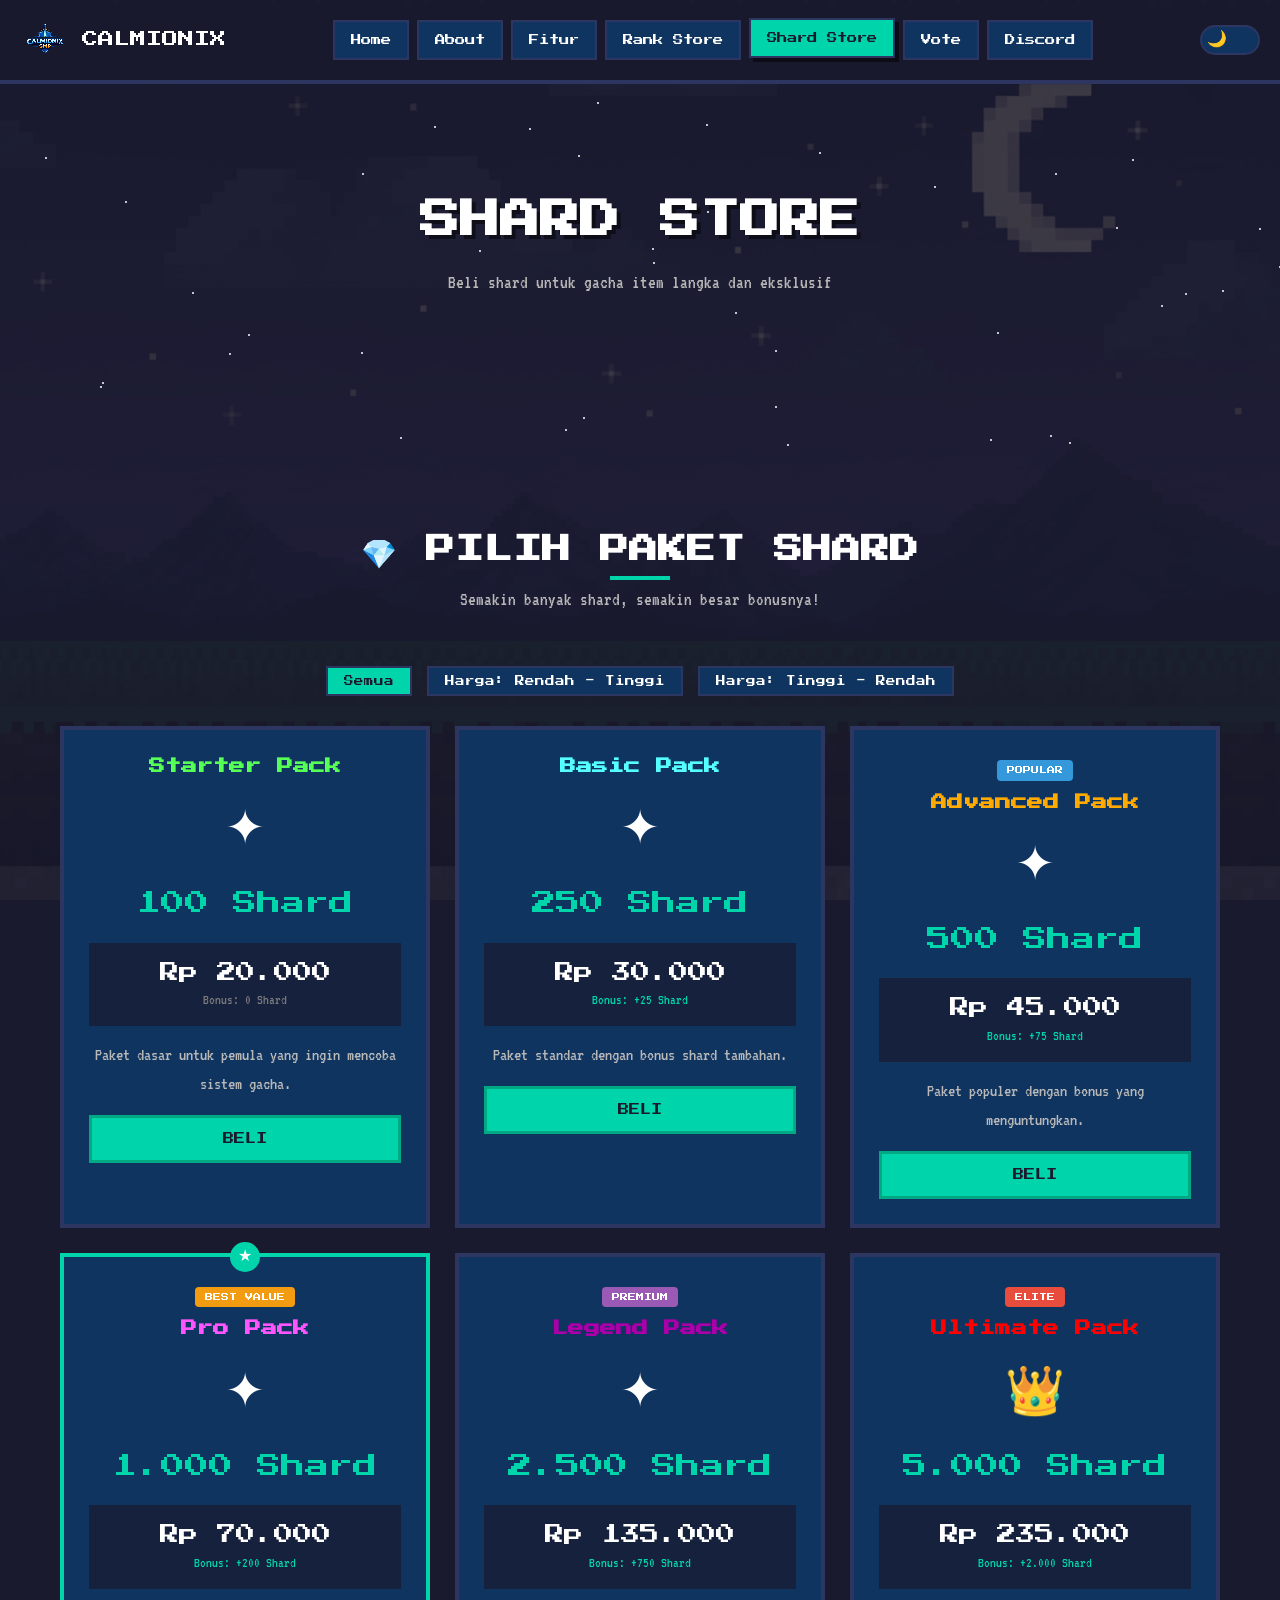
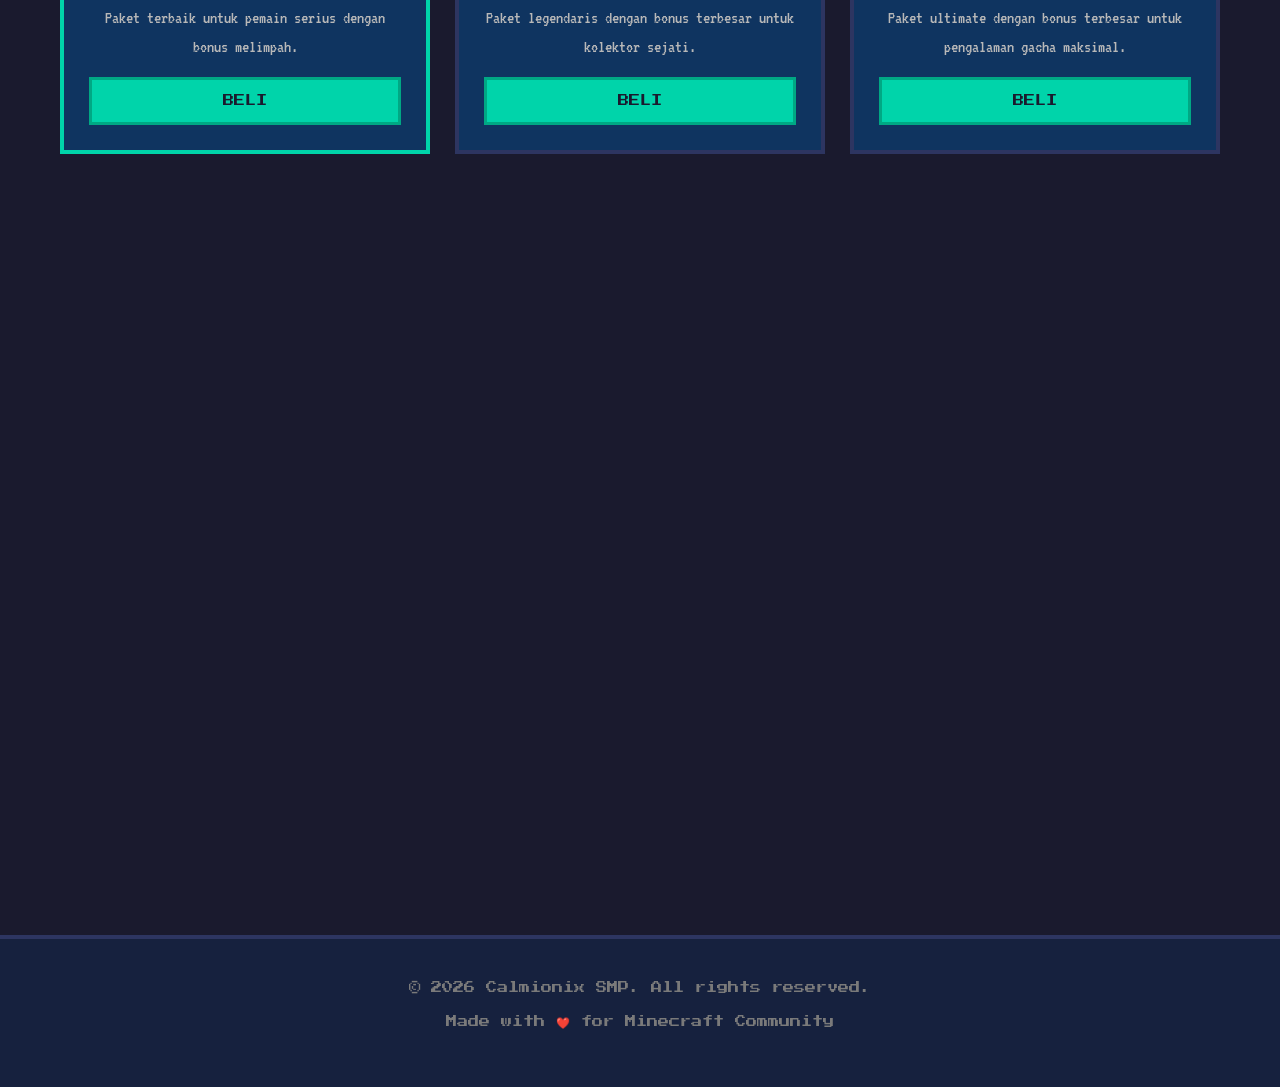
<file: shard.html>
<!DOCTYPE html>
<html lang="id">
<head>
  <meta charset="UTF-8">
  <meta name="viewport" content="width=device-width, initial-scale=1.0">
  <title>Shard Store - Calmionix SMP</title>
  <meta name="description" content="Beli shard untuk gacha item langka di Calmionix SMP. Berbagai paket shard dengan bonus melimpah.">
  <link rel="icon" type="image/png" href="assets/images/logo.png">
  <link rel="stylesheet" href="css/style.css">
</head>
<body>

  <!-- Particles -->
  <div class="particles"></div>

  <!-- Navbar -->
  <nav class="navbar">
    <div class="navbar-container">
      <a href="index.html" class="navbar-logo">
        <img src="assets/images/logo.png" alt="Calmionix SMP">
        <span>CALMIONIX</span>
      </a>
      
      <ul class="navbar-menu">
        <li><a href="index.html">Home</a></li>
        <li><a href="about.html">About</a></li>
        <li><a href="fitur.html">Fitur</a></li>
        <li><a href="rank.html">Rank Store</a></li>
        <li><a href="shard.html" class="active">Shard Store</a></li>
        <li><a href="vote.html">Vote</a></li>
        <li><a href="social.html">Discord</a></li>
      </ul>
      
      <div class="navbar-controls">
        <div class="theme-toggle" title="Toggle theme"></div>
        <div class="menu-toggle">
          <span></span>
          <span></span>
          <span></span>
        </div>
      </div>
    </div>
  </nav>

  <!-- Hero Section -->
  <section class="hero" style="min-height: 50vh; padding-top: 120px;">
    <div class="hero-content">
      <h1 class="hero-title">SHARD STORE</h1>
      <p class="hero-subtitle">Beli shard untuk gacha item langka dan eksklusif</p>
    </div>
  </section>

  <!-- Shard Store -->
  <section class="section">
    <div class="container">
      <div class="section-header scroll-animate">
        <h2 class="section-title">💎 PILIH PAKET SHARD</h2>
        <p class="section-subtitle">Semakin banyak shard, semakin besar bonusnya!</p>
      </div>

      <!-- Filter & Sort -->
      <div class="filter-bar scroll-animate">
        <button class="filter-btn active" data-filter="all">Semua</button>
        <button class="filter-btn" data-sort="asc" data-filter="all">Harga: Rendah - Tinggi</button>
        <button class="filter-btn" data-sort="desc" data-filter="all">Harga: Tinggi - Rendah</button>
      </div>
      
      <div class="grid grid-3" id="shard-container">
        <!-- Starter Pack -->
        <div class="price-card filterable-card scroll-animate" data-price="20000" data-category="shard">
          <div class="price-card-header">
            <h3 class="price-card-name" style="color: #55FF55;">Starter Pack</h3>
            <div style="font-size: 3rem; margin: 15px 0;">✦</div>
            <div class="price-card-amount">
              100 Shard
            </div>
          </div>
          <div style="text-align: center; padding: 15px; background: var(--bg-secondary); margin: 15px 0;">
            <div style="font-family: 'Press Start 2P', cursive; font-size: 1.2rem;">Rp 20.000</div>
            <div style="color: var(--text-muted); font-size: 0.9rem;">Bonus: 0 Shard</div>
          </div>
          <p style="text-align: center; color: var(--text-secondary);">Paket dasar untuk pemula yang ingin mencoba sistem gacha.</p>
          <div class="price-card-footer">
            <a href="https://wa.me/6282130570915?text=Halo%20saya%20mau%20beli%20Starter%20Pack%20(100%20Shard)" class="btn btn-primary btn-block" target="_blank">BELI</a>
          </div>
        </div>

        <!-- Basic Pack -->
        <div class="price-card filterable-card scroll-animate" data-price="30000" data-category="shard">
          <div class="price-card-header">
            <h3 class="price-card-name" style="color: #55FFFF;">Basic Pack</h3>
            <div style="font-size: 3rem; margin: 15px 0;">✦</div>
            <div class="price-card-amount">
              250 Shard
            </div>
          </div>
          <div style="text-align: center; padding: 15px; background: var(--bg-secondary); margin: 15px 0;">
            <div style="font-family: 'Press Start 2P', cursive; font-size: 1.2rem;">Rp 30.000</div>
            <div style="color: var(--accent-primary); font-size: 0.9rem;">Bonus: +25 Shard</div>
          </div>
          <p style="text-align: center; color: var(--text-secondary);">Paket standar dengan bonus shard tambahan.</p>
          <div class="price-card-footer">
            <a href="https://wa.me/6282130570915?text=Halo%20saya%20mau%20beli%20Basic%20Pack%20(250%20Shard)" class="btn btn-primary btn-block" target="_blank">BELI</a>
          </div>
        </div>

        <!-- Advanced Pack -->
        <div class="price-card filterable-card scroll-animate" data-price="45000" data-category="shard">
          <div class="price-card-header">
            <span class="badge badge-popular" style="margin-bottom: 10px; display: inline-block;">POPULAR</span>
            <h3 class="price-card-name" style="color: #FFAA00;">Advanced Pack</h3>
            <div style="font-size: 3rem; margin: 15px 0;">✦</div>
            <div class="price-card-amount">
              500 Shard
            </div>
          </div>
          <div style="text-align: center; padding: 15px; background: var(--bg-secondary); margin: 15px 0;">
            <div style="font-family: 'Press Start 2P', cursive; font-size: 1.2rem;">Rp 45.000</div>
            <div style="color: var(--accent-primary); font-size: 0.9rem;">Bonus: +75 Shard</div>
          </div>
          <p style="text-align: center; color: var(--text-secondary);">Paket populer dengan bonus yang menguntungkan.</p>
          <div class="price-card-footer">
            <a href="https://wa.me/6282130570915?text=Halo%20saya%20mau%20beli%20Advanced%20Pack%20(500%20Shard)" class="btn btn-primary btn-block" target="_blank">BELI</a>
          </div>
        </div>

        <!-- Pro Pack -->
        <div class="price-card filterable-card featured scroll-animate" data-price="70000" data-category="shard">
          <div class="price-card-header">
            <span class="badge badge-best" style="margin-bottom: 10px; display: inline-block;">BEST VALUE</span>
            <h3 class="price-card-name" style="color: #FF55FF;">Pro Pack</h3>
            <div style="font-size: 3rem; margin: 15px 0;">✦</div>
            <div class="price-card-amount">
              1.000 Shard
            </div>
          </div>
          <div style="text-align: center; padding: 15px; background: var(--bg-secondary); margin: 15px 0;">
            <div style="font-family: 'Press Start 2P', cursive; font-size: 1.2rem;">Rp 70.000</div>
            <div style="color: var(--accent-primary); font-size: 0.9rem;">Bonus: +200 Shard</div>
          </div>
          <p style="text-align: center; color: var(--text-secondary);">Paket terbaik untuk pemain serius dengan bonus melimpah.</p>
          <div class="price-card-footer">
            <a href="https://wa.me/6282130570915?text=Halo%20saya%20mau%20beli%20Pro%20Pack%20(1000%20Shard)" class="btn btn-primary btn-block" target="_blank">BELI</a>
          </div>
        </div>

        <!-- Legend Pack -->
        <div class="price-card filterable-card scroll-animate" data-price="135000" data-category="shard">
          <div class="price-card-header">
            <span class="badge badge-premium" style="margin-bottom: 10px; display: inline-block;">PREMIUM</span>
            <h3 class="price-card-name" style="color: #AA00AA;">Legend Pack</h3>
            <div style="font-size: 3rem; margin: 15px 0;">✦</div>
            <div class="price-card-amount">
              2.500 Shard
            </div>
          </div>
          <div style="text-align: center; padding: 15px; background: var(--bg-secondary); margin: 15px 0;">
            <div style="font-family: 'Press Start 2P', cursive; font-size: 1.2rem;">Rp 135.000</div>
            <div style="color: var(--accent-primary); font-size: 0.9rem;">Bonus: +750 Shard</div>
          </div>
          <p style="text-align: center; color: var(--text-secondary);">Paket legendaris dengan bonus terbesar untuk kolektor sejati.</p>
          <div class="price-card-footer">
            <a href="https://wa.me/6282130570915?text=Halo%20saya%20mau%20beli%20Legend%20Pack%20(2500%20Shard)" class="btn btn-primary btn-block" target="_blank">BELI</a>
          </div>
        </div>

        <!-- Ultimate Pack -->
        <div class="price-card filterable-card scroll-animate" data-price="235000" data-category="shard">
          <div class="price-card-header">
            <span class="badge badge-elite" style="margin-bottom: 10px; display: inline-block;">ELITE</span>
            <h3 class="price-card-name" style="color: #FF0000;">Ultimate Pack</h3>
            <div style="font-size: 3rem; margin: 15px 0;">👑</div>
            <div class="price-card-amount">
              5.000 Shard
            </div>
          </div>
          <div style="text-align: center; padding: 15px; background: var(--bg-secondary); margin: 15px 0;">
            <div style="font-family: 'Press Start 2P', cursive; font-size: 1.2rem;">Rp 235.000</div>
            <div style="color: var(--accent-primary); font-size: 0.9rem;">Bonus: +2.000 Shard</div>
          </div>
          <p style="text-align: center; color: var(--text-secondary);">Paket ultimate dengan bonus terbesar untuk pengalaman gacha maksimal.</p>
          <div class="price-card-footer">
            <a href="https://wa.me/6282130570915?text=Halo%20saya%20mau%20beli%20Ultimate%20Pack%20(5000%20Shard)" class="btn btn-primary btn-block" target="_blank">BELI</a>
          </div>
        </div>
      </div>

      <!-- Gacha Info -->
      <div class="grid grid-2" style="margin-top: 50px;">
        <div class="card scroll-animate">
          <h3 class="card-title">🎁 Hadiah Gacha</h3>
          <div class="card-content">
            <p>Gunakan shard untuk gacha berbagai hadiah menarik:</p>
            <ul style="margin-left: 20px; color: var(--text-secondary); margin-top: 10px;">
              <li>Diamond Armor</li>
              <li>Diamond Tools</li>
              <li>Spawner</li>
              <li>Netherite Armor</li>
              <li>Netherite Tools</li>
            </ul>
          </div>
        </div>

        <div class="card scroll-animate">
          <h3 class="card-title">📊 Rate Gacha</h3>
          <div class="card-content">
            <div style="display: grid; gap: 10px;">
              <div style="display: flex; justify-content: space-between; padding: 8px; background: var(--bg-secondary);">
                <span>Common</span>
                <span style="color: var(--text-muted);">60%</span>
              </div>
              <div style="display: flex; justify-content: space-between; padding: 8px; background: var(--bg-secondary);">
                <span>Gold</span>
                <span style="color: #55FF55;">25%</span>
              </div>
              <div style="display: flex; justify-content: space-between; padding: 8px; background: var(--bg-secondary);">
                <span>Crimson</span>
                <span style="color: #55FFFF;">10%</span>
              </div>
              <div style="display: flex; justify-content: space-between; padding: 8px; background: var(--bg-secondary);">
                <span>Amethyst</span>
                <span style="color: #FF55FF;">4%</span>
              </div>
              <div style="display: flex; justify-content: space-between; padding: 8px; background: var(--bg-secondary);">
                <span>Prime</span>
                <span style="color: #FFAA00;">1%</span>
              </div>
            </div>
          </div>
        </div>
      </div>

      <!-- Info Card -->
      <div class="card scroll-animate" style="margin-top: 30px;">
        <h3 class="card-title">📋 Informasi Pembelian</h3>
        <div class="card-content">
          <p><strong>Cara Pembelian:</strong></p>
          <ol style="margin-left: 20px; color: var(--text-secondary);">
            <li>Klik tombol "BELI" pada paket shard yang diinginkan</li>
            <li>Anda akan diarahkan ke WhatsApp admin</li>
            <li>Kirim pesan dengan format yang sudah tersedia</li>
            <li>Lakukan pembayaran sesuai instruksi admin</li>
            <li>Shard akan ditambahkan dalam 1x24 jam setelah pembayaran dikonfirmasi</li>
          </ol>
        </div>
      </div>
    </div>
  </section>

  <!-- Footer -->
  <footer class="footer">
    <div class="container">
      <p class="footer-text">© 2026 Calmionix SMP. All rights reserved.</p>
      <p class="footer-text" style="margin-top: 10px;">Made with ❤️ for Minecraft Community</p>
    </div>
  </footer>

  <script src="js/main.js"></script>
</body>
</html>
</file>
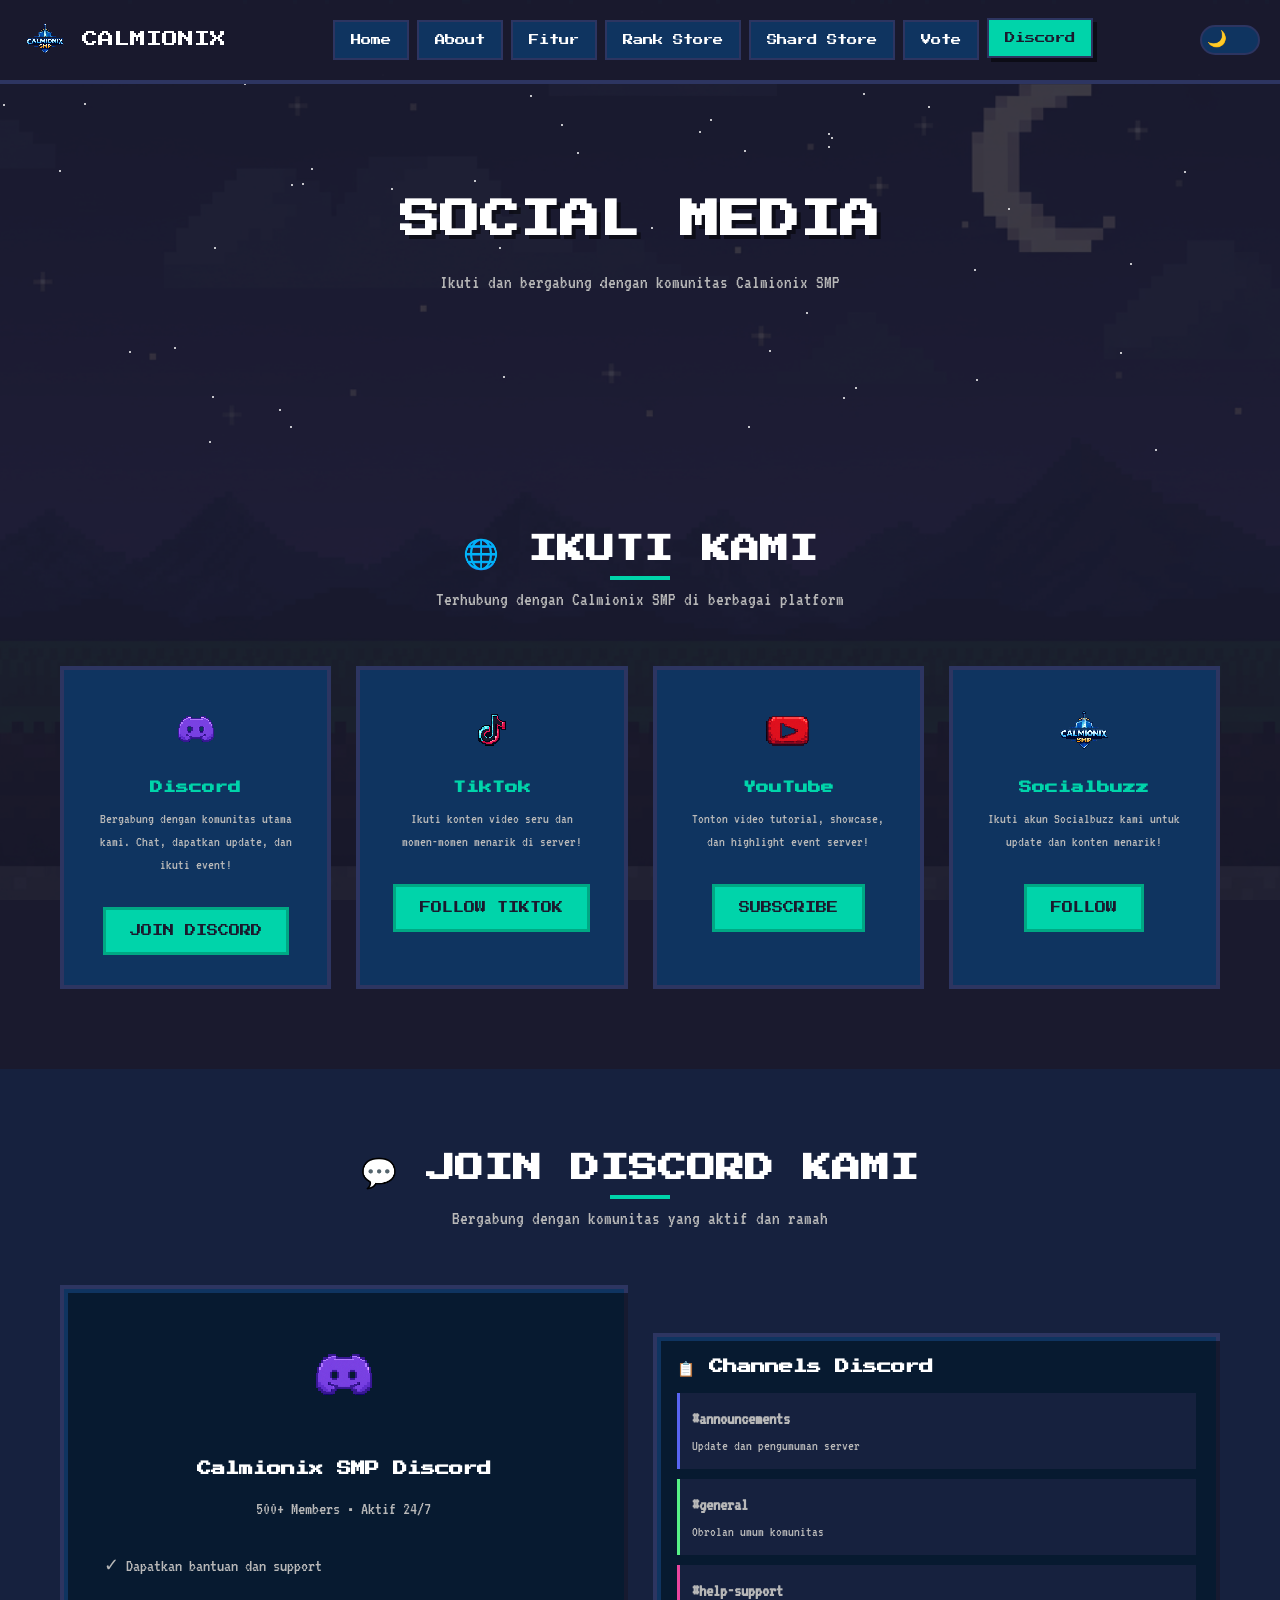
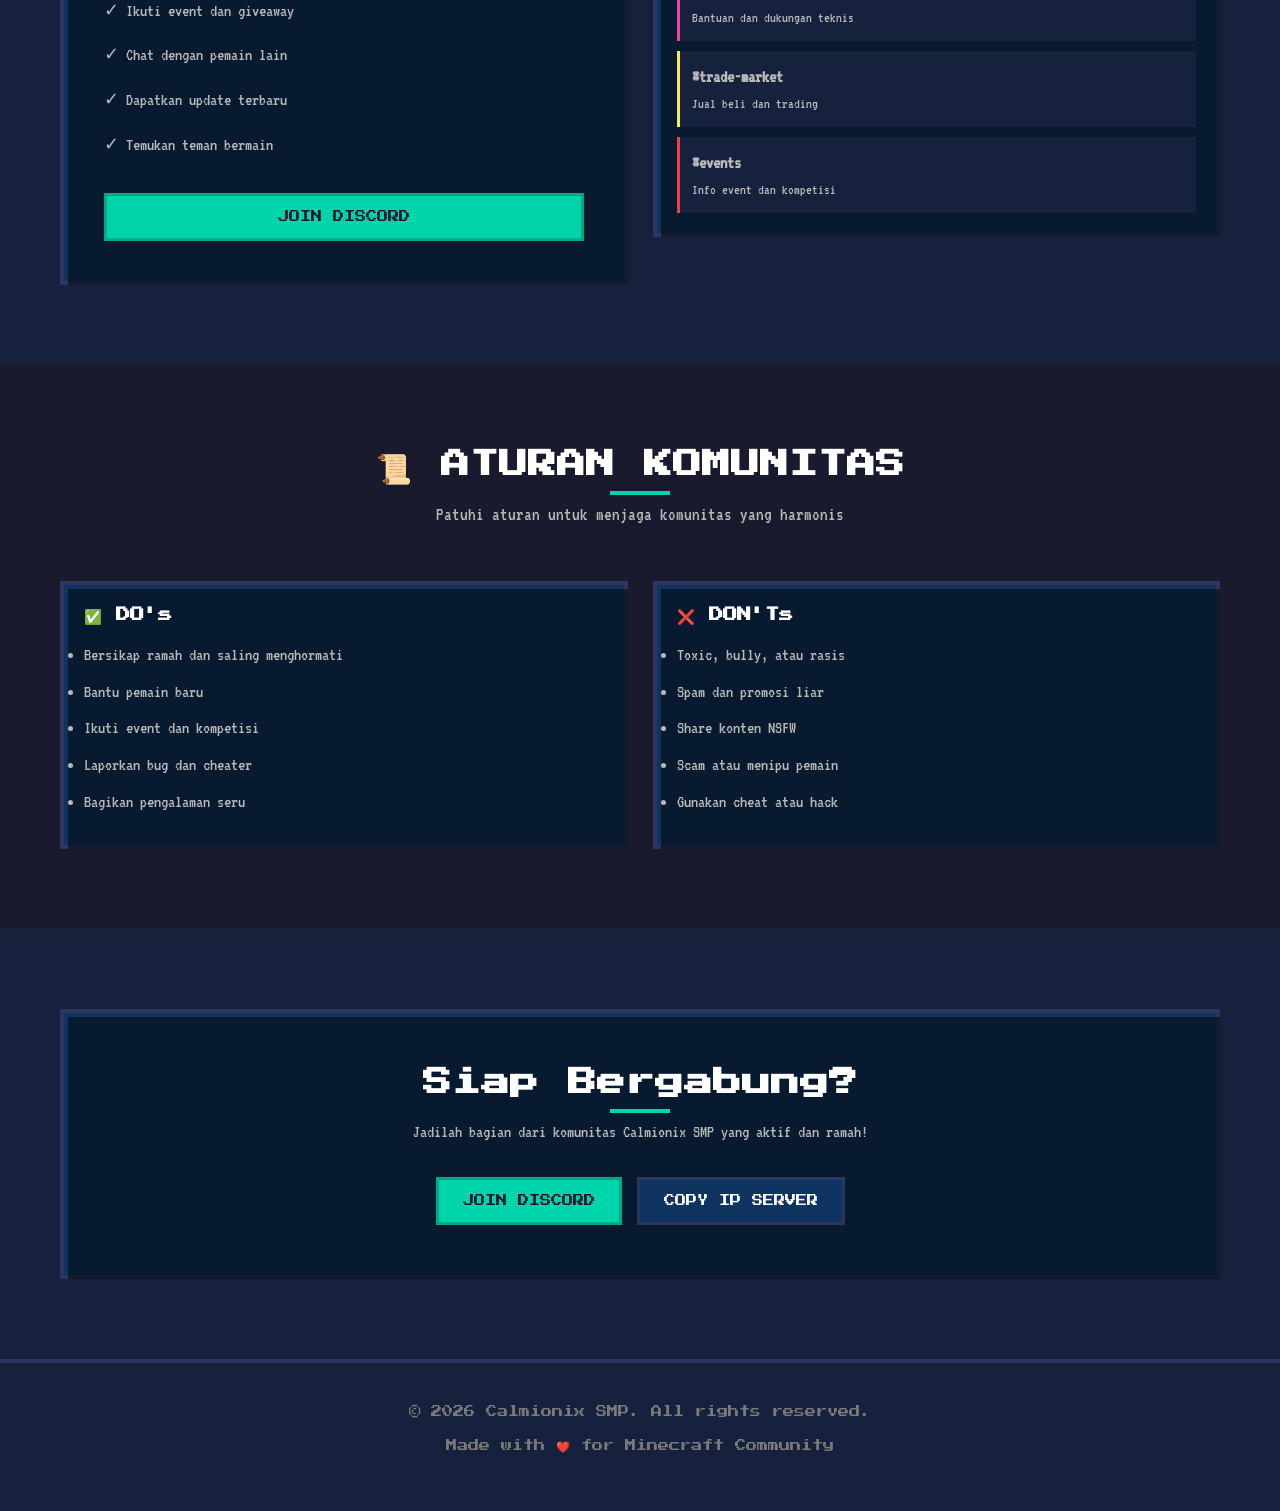
<file: social.html>
<!DOCTYPE html>
<html lang="id">
<head>
  <meta charset="UTF-8">
  <meta name="viewport" content="width=device-width, initial-scale=1.0">
  <title>Social - Calmionix SMP</title>
  <meta name="description" content="Ikuti Calmionix SMP di berbagai platform sosial media. Discord, TikTok, YouTube, dan Socialbuzz.">
  <link rel="icon" type="image/png" href="assets/images/logo.png">
  <link rel="stylesheet" href="css/style.css">
</head>
<body>

  <!-- Particles -->
  <div class="particles"></div>

  <!-- Navbar -->
  <nav class="navbar">
    <div class="navbar-container">
      <a href="index.html" class="navbar-logo">
        <img src="assets/images/logo.png" alt="Calmionix SMP">
        <span>CALMIONIX</span>
      </a>
      
      <ul class="navbar-menu">
        <li><a href="index.html">Home</a></li>
        <li><a href="about.html">About</a></li>
        <li><a href="fitur.html">Fitur</a></li>
        <li><a href="rank.html">Rank Store</a></li>
        <li><a href="shard.html">Shard Store</a></li>
        <li><a href="vote.html">Vote</a></li>
        <li><a href="social.html" class="active">Discord</a></li>
      </ul>
      
      <div class="navbar-controls">
        <div class="theme-toggle" title="Toggle theme"></div>
        <div class="menu-toggle">
          <span></span>
          <span></span>
          <span></span>
        </div>
      </div>
    </div>
  </nav>

  <!-- Hero Section -->
  <section class="hero" style="min-height: 50vh; padding-top: 120px;">
    <div class="hero-content">
      <h1 class="hero-title">SOCIAL MEDIA</h1>
      <p class="hero-subtitle">Ikuti dan bergabung dengan komunitas Calmionix SMP</p>
    </div>
  </section>

  <!-- Social Links Section -->
  <section class="section">
    <div class="container">
      <div class="section-header scroll-animate">
        <h2 class="section-title">🌐 IKUTI KAMI</h2>
        <p class="section-subtitle">Terhubung dengan Calmionix SMP di berbagai platform</p>
      </div>
      
      <div class="social-grid">
        <!-- Discord -->
        <a href="https://discord.gg/E8qZFc8t6U" class="social-card scroll-animate" target="_blank">
          <img src="assets/images/icon-discord.png" alt="Discord" class="social-icon">
          <h3 class="social-name">Discord</h3>
          <p class="social-desc">Bergabung dengan komunitas utama kami. Chat, dapatkan update, dan ikuti event!</p>
          <span class="btn btn-primary" style="margin-top: 15px;">JOIN DISCORD</span>
        </a>

        <!-- TikTok -->
        <a href="https://www.tiktok.com/@calmionix.smp" class="social-card scroll-animate" target="_blank">
          <img src="assets/images/icon-tiktok.png" alt="TikTok" class="social-icon">
          <h3 class="social-name">TikTok</h3>
          <p class="social-desc">Ikuti konten video seru dan momen-momen menarik di server!</p>
          <span class="btn btn-primary" style="margin-top: 15px;">FOLLOW TIKTOK</span>
        </a>

        <!-- YouTube -->
        <a href="https://www.youtube.com/@Calmionix" class="social-card scroll-animate" target="_blank">
          <img src="assets/images/icon-youtube.png" alt="YouTube" class="social-icon">
          <h3 class="social-name">YouTube</h3>
          <p class="social-desc">Tonton video tutorial, showcase, dan highlight event server!</p>
          <span class="btn btn-primary" style="margin-top: 15px;">SUBSCRIBE</span>
        </a>

        <!-- Socialbuzz -->
        <a href="https://sociabuzz.com/calm_/tribe" class="social-card scroll-animate" target="_blank">
          <img src="assets/images/logo.png" alt="Socialbuzz" class="social-icon">
          <h3 class="social-name">Socialbuzz</h3>
          <p class="social-desc">Ikuti akun Socialbuzz kami untuk update dan konten menarik!</p>
          <span class="btn btn-primary" style="margin-top: 15px;">FOLLOW</span>
        </a>
      </div>
    </div>
  </section>

  <!-- Discord Widget Section -->
  <section class="section" style="background: var(--bg-secondary);">
    <div class="container">
      <div class="section-header scroll-animate">
        <h2 class="section-title">💬 JOIN DISCORD KAMI</h2>
        <p class="section-subtitle">Bergabung dengan komunitas yang aktif dan ramah</p>
      </div>
      
      <div class="grid grid-2" style="align-items: center;">
        <div class="card scroll-animate" style="text-align: center; padding: 40px;">
          <img src="assets/images/icon-discord.png" alt="Discord" style="width: 100px; height: 100px; margin-bottom: 20px; image-rendering: pixelated;">
          <h3 class="card-title">Calmionix SMP Discord</h3>
          <p style="margin-bottom: 20px;">500+ Members • Aktif 24/7</p>
          <ul style="text-align: left; color: var(--text-secondary); margin-bottom: 25px; list-style: none;">
            <li style="padding: 8px 0;">✓ Dapatkan bantuan dan support</li>
            <li style="padding: 8px 0;">✓ Ikuti event dan giveaway</li>
            <li style="padding: 8px 0;">✓ Chat dengan pemain lain</li>
            <li style="padding: 8px 0;">✓ Dapatkan update terbaru</li>
            <li style="padding: 8px 0;">✓ Temukan teman bermain</li>
          </ul>
          <a href="https://discord.gg/E8qZFc8t6U" class="btn btn-primary btn-block" target="_blank">JOIN DISCORD</a>
        </div>

        <div class="card scroll-animate">
          <h3 class="card-title">📋 Channels Discord</h3>
          <div class="card-content">
            <div style="display: grid; gap: 10px;">
              <div style="padding: 12px; background: var(--bg-secondary); border-left: 3px solid #5865F2;">
                <strong>#announcements</strong>
                <p style="margin: 0; font-size: 0.9rem;">Update dan pengumuman server</p>
              </div>
              <div style="padding: 12px; background: var(--bg-secondary); border-left: 3px solid #57F287;">
                <strong>#general</strong>
                <p style="margin: 0; font-size: 0.9rem;">Obrolan umum komunitas</p>
              </div>
              <div style="padding: 12px; background: var(--bg-secondary); border-left: 3px solid #EB459E;">
                <strong>#help-support</strong>
                <p style="margin: 0; font-size: 0.9rem;">Bantuan dan dukungan teknis</p>
              </div>
              <div style="padding: 12px; background: var(--bg-secondary); border-left: 3px solid #FEE75C;">
                <strong>#trade-market</strong>
                <p style="margin: 0; font-size: 0.9rem;">Jual beli dan trading</p>
              </div>
              <div style="padding: 12px; background: var(--bg-secondary); border-left: 3px solid #ED4245;">
                <strong>#events</strong>
                <p style="margin: 0; font-size: 0.9rem;">Info event dan kompetisi</p>
              </div>
            </div>
          </div>
        </div>
      </div>
    </div>
  </section>

  <!-- Server Rules Section -->
  <section class="section">
    <div class="container">
      <div class="section-header scroll-animate">
        <h2 class="section-title">📜 ATURAN KOMUNITAS</h2>
        <p class="section-subtitle">Patuhi aturan untuk menjaga komunitas yang harmonis</p>
      </div>
      
      <div class="grid grid-2">
        <div class="card scroll-animate">
          <h3 class="card-title">✅ DO's</h3>
          <div class="card-content">
            <ul style="color: var(--text-secondary);">
              <li style="margin-bottom: 8px;">Bersikap ramah dan saling menghormati</li>
              <li style="margin-bottom: 8px;">Bantu pemain baru</li>
              <li style="margin-bottom: 8px;">Ikuti event dan kompetisi</li>
              <li style="margin-bottom: 8px;">Laporkan bug dan cheater</li>
              <li style="margin-bottom: 8px;">Bagikan pengalaman seru</li>
            </ul>
          </div>
        </div>

        <div class="card scroll-animate">
          <h3 class="card-title">❌ DON'Ts</h3>
          <div class="card-content">
            <ul style="color: var(--text-secondary);">
              <li style="margin-bottom: 8px;">Toxic, bully, atau rasis</li>
              <li style="margin-bottom: 8px;">Spam dan promosi liar</li>
              <li style="margin-bottom: 8px;">Share konten NSFW</li>
              <li style="margin-bottom: 8px;">Scam atau menipu pemain</li>
              <li style="margin-bottom: 8px;">Gunakan cheat atau hack</li>
            </ul>
          </div>
        </div>
      </div>
    </div>
  </section>

  <!-- CTA Section -->
  <section class="section" style="background: var(--bg-secondary);">
    <div class="container">
      <div class="card scroll-animate" style="text-align: center; padding: 50px;">
        <h2 class="section-title">Siap Bergabung?</h2>
        <p style="margin-bottom: 30px;">Jadilah bagian dari komunitas Calmionix SMP yang aktif dan ramah!</p>
        <div style="display: flex; gap: 15px; justify-content: center; flex-wrap: wrap;">
          <a href="https://discord.gg/E8qZFc8t6U" class="btn btn-primary" target="_blank">JOIN DISCORD</a>
          <button class="btn" onclick="Calmionix.copyToClipboard('calmionix.fun:19132', 'IP Server berhasil disalin!')">COPY IP SERVER</button>
        </div>
      </div>
    </div>
  </section>

  <!-- Footer -->
  <footer class="footer">
    <div class="container">
      <p class="footer-text">© 2026 Calmionix SMP. All rights reserved.</p>
      <p class="footer-text" style="margin-top: 10px;">Made with ❤️ for Minecraft Community</p>
    </div>
  </footer>

  <script src="js/main.js"></script>
</body>
</html>
</file>
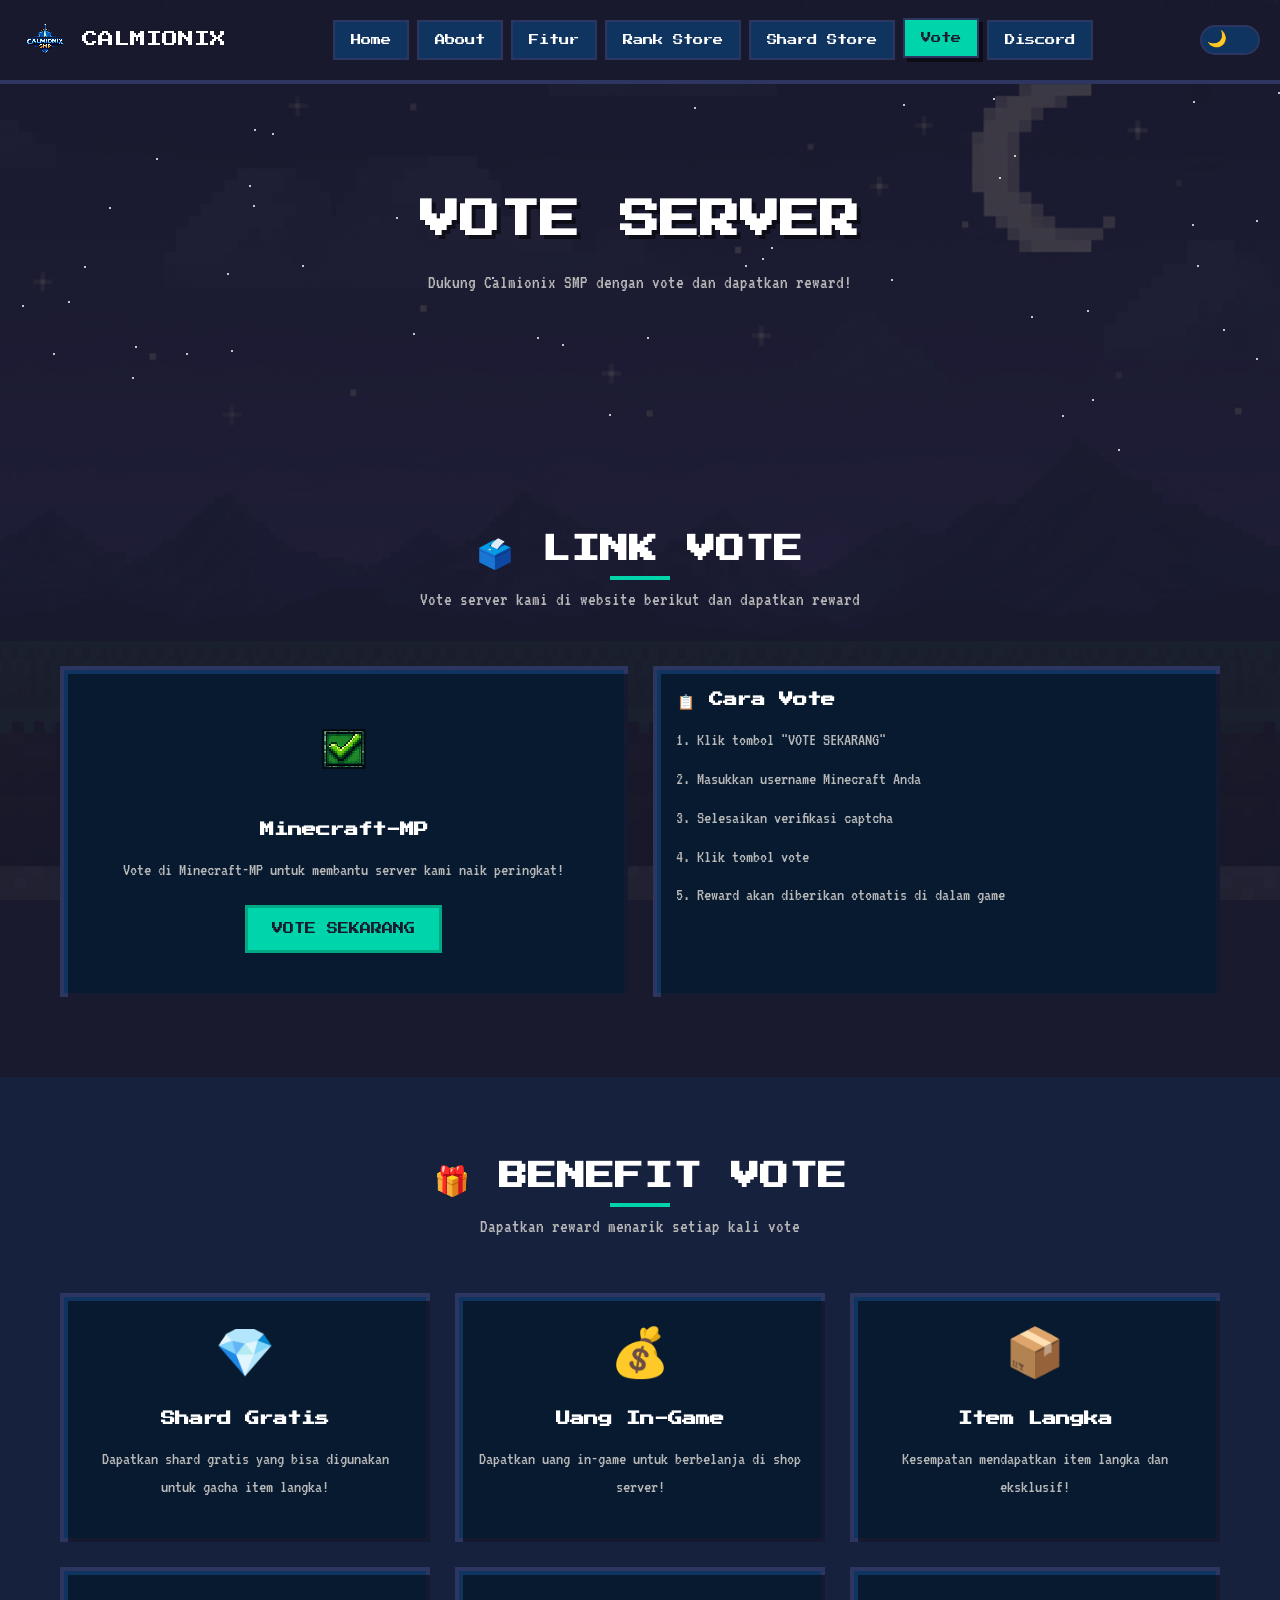
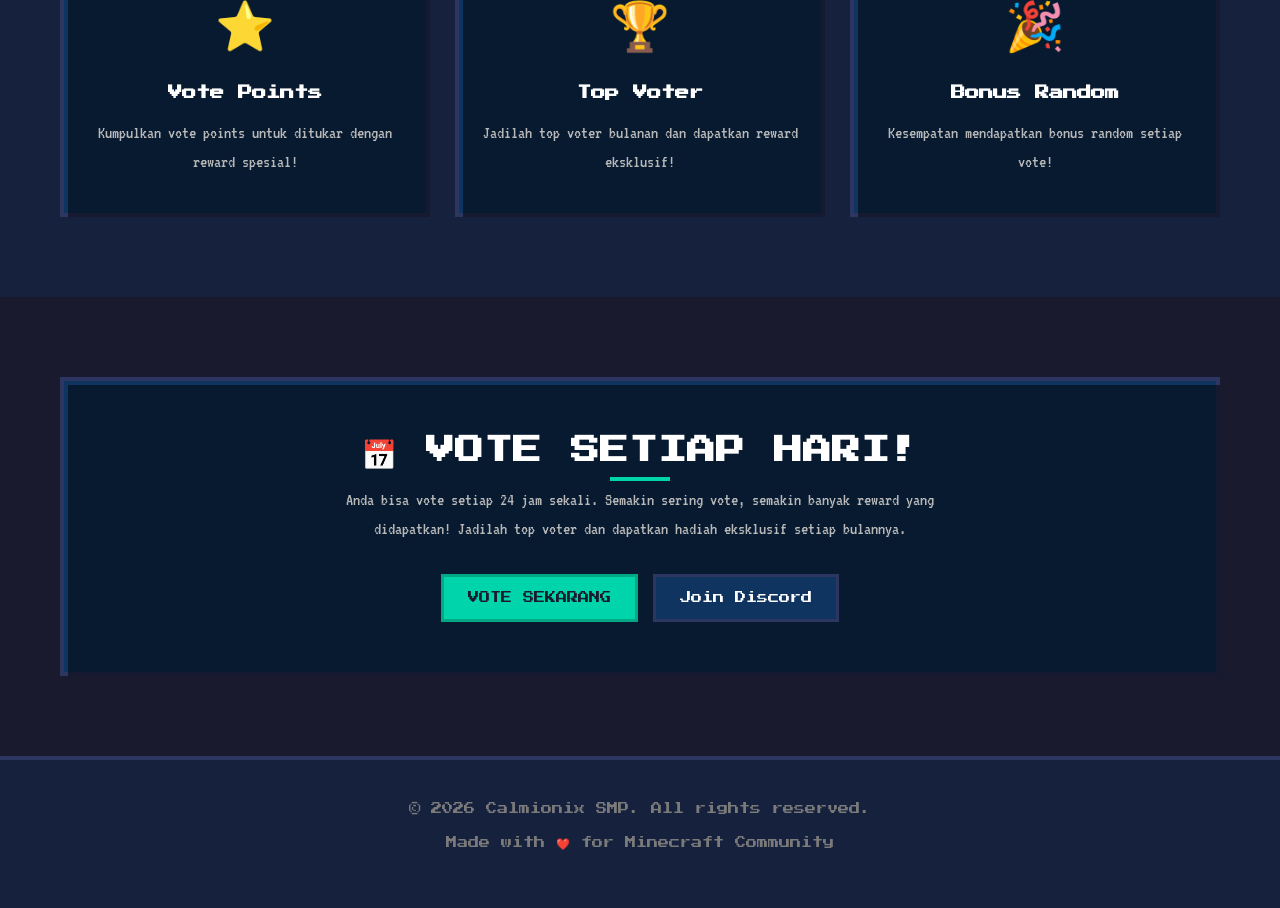
<file: vote.html>
<!DOCTYPE html>
<html lang="id">
<head>
  <meta charset="UTF-8">
  <meta name="viewport" content="width=device-width, initial-scale=1.0">
  <title>Vote - Calmionix SMP</title>
  <meta name="description" content="Vote Calmionix SMP dan dapatkan reward menarik setiap harinya.">
  <link rel="icon" type="image/png" href="assets/images/logo.png">
  <link rel="stylesheet" href="css/style.css">
</head>
<body>

  <!-- Particles -->
  <div class="particles"></div>

  <!-- Navbar -->
  <nav class="navbar">
    <div class="navbar-container">
      <a href="index.html" class="navbar-logo">
        <img src="assets/images/logo.png" alt="Calmionix SMP">
        <span>CALMIONIX</span>
      </a>
      
      <ul class="navbar-menu">
        <li><a href="index.html">Home</a></li>
        <li><a href="about.html">About</a></li>
        <li><a href="fitur.html">Fitur</a></li>
        <li><a href="rank.html">Rank Store</a></li>
        <li><a href="shard.html">Shard Store</a></li>
        <li><a href="vote.html" class="active">Vote</a></li>
        <li><a href="social.html">Discord</a></li>
      </ul>
      
      <div class="navbar-controls">
        <div class="theme-toggle" title="Toggle theme"></div>
        <div class="menu-toggle">
          <span></span>
          <span></span>
          <span></span>
        </div>
      </div>
    </div>
  </nav>

  <!-- Hero Section -->
  <section class="hero" style="min-height: 50vh; padding-top: 120px;">
    <div class="hero-content">
      <h1 class="hero-title">VOTE SERVER</h1>
      <p class="hero-subtitle">Dukung Calmionix SMP dengan vote dan dapatkan reward!</p>
    </div>
  </section>

  <!-- Vote Section -->
  <section class="section">
    <div class="container">
      <div class="section-header scroll-animate">
        <h2 class="section-title">🗳️ LINK VOTE</h2>
        <p class="section-subtitle">Vote server kami di website berikut dan dapatkan reward</p>
      </div>
      
      <div class="grid grid-2">
        <!-- Vote Link -->
        <div class="card scroll-animate" style="text-align: center; padding: 40px;">
          <img src="assets/images/icon-vote.png" alt="Vote" style="width: 80px; height: 80px; margin-bottom: 20px; image-rendering: pixelated;">
          <h3 class="card-title">Minecraft-MP</h3>
          <p style="margin-bottom: 20px;">Vote di Minecraft-MP untuk membantu server kami naik peringkat!</p>
          <a href="https://minecraft-mp.com/server/353699/vote/" class="btn btn-primary" target="_blank">VOTE SEKARANG</a>
        </div>

        <!-- Vote Info -->
        <div class="card scroll-animate">
          <h3 class="card-title">📋 Cara Vote</h3>
          <div class="card-content">
            <ol style="margin-left: 20px; color: var(--text-secondary);">
              <li style="margin-bottom: 10px;">Klik tombol "VOTE SEKARANG"</li>
              <li style="margin-bottom: 10px;">Masukkan username Minecraft Anda</li>
              <li style="margin-bottom: 10px;">Selesaikan verifikasi captcha</li>
              <li style="margin-bottom: 10px;">Klik tombol vote</li>
              <li style="margin-bottom: 10px;">Reward akan diberikan otomatis di dalam game</li>
            </ol>
          </div>
        </div>
      </div>
    </div>
  </section>

  <!-- Benefits Section -->
  <section class="section" style="background: var(--bg-secondary);">
    <div class="container">
      <div class="section-header scroll-animate">
        <h2 class="section-title">🎁 BENEFIT VOTE</h2>
        <p class="section-subtitle">Dapatkan reward menarik setiap kali vote</p>
      </div>
      
      <div class="grid grid-3">
        <div class="card scroll-animate" style="text-align: center;">
          <div style="font-size: 3rem; margin-bottom: 15px;">💎</div>
          <h3 class="card-title">Shard Gratis</h3>
          <p>Dapatkan shard gratis yang bisa digunakan untuk gacha item langka!</p>
        </div>
        
        <div class="card scroll-animate" style="text-align: center;">
          <div style="font-size: 3rem; margin-bottom: 15px;">💰</div>
          <h3 class="card-title">Uang In-Game</h3>
          <p>Dapatkan uang in-game untuk berbelanja di shop server!</p>
        </div>
        
        <div class="card scroll-animate" style="text-align: center;">
          <div style="font-size: 3rem; margin-bottom: 15px;">📦</div>
          <h3 class="card-title">Item Langka</h3>
          <p>Kesempatan mendapatkan item langka dan eksklusif!</p>
        </div>
        
        <div class="card scroll-animate" style="text-align: center;">
          <div style="font-size: 3rem; margin-bottom: 15px;">⭐</div>
          <h3 class="card-title">Vote Points</h3>
          <p>Kumpulkan vote points untuk ditukar dengan reward spesial!</p>
        </div>
        
        <div class="card scroll-animate" style="text-align: center;">
          <div style="font-size: 3rem; margin-bottom: 15px;">🏆</div>
          <h3 class="card-title">Top Voter</h3>
          <p>Jadilah top voter bulanan dan dapatkan reward eksklusif!</p>
        </div>
        
        <div class="card scroll-animate" style="text-align: center;">
          <div style="font-size: 3rem; margin-bottom: 15px;">🎉</div>
          <h3 class="card-title">Bonus Random</h3>
          <p>Kesempatan mendapatkan bonus random setiap vote!</p>
        </div>
      </div>
    </div>
  </section>

  <!-- Daily Vote Section -->
  <section class="section">
    <div class="container">
      <div class="card scroll-animate" style="text-align: center; padding: 50px;">
        <h2 class="section-title">📅 VOTE SETIAP HARI!</h2>
        <p style="margin-bottom: 30px; max-width: 600px; margin-left: auto; margin-right: auto;">
          Anda bisa vote setiap 24 jam sekali. Semakin sering vote, semakin banyak reward yang didapatkan!
          Jadilah top voter dan dapatkan hadiah eksklusif setiap bulannya.
        </p>
        <div style="display: flex; gap: 15px; justify-content: center; flex-wrap: wrap;">
          <a href="https://minecraft-mp.com/server/353699/vote/" class="btn btn-primary" target="_blank">VOTE SEKARANG</a>
          <a href="social.html" class="btn">Join Discord</a>
        </div>
      </div>
    </div>
  </section>

  <!-- Footer -->
  <footer class="footer">
    <div class="container">
      <p class="footer-text">© 2026 Calmionix SMP. All rights reserved.</p>
      <p class="footer-text" style="margin-top: 10px;">Made with ❤️ for Minecraft Community</p>
    </div>
  </footer>

  <script src="js/main.js"></script>
</body>
</html>
</file>
<file: css/style.css>
/* ============================================
   CALMIONIX SMP - MAIN STYLESHEET
   Pixel Art Minecraft Theme
   ============================================ */

/* Import Pixel Font */
@import url('https://fonts.googleapis.com/css2?family=Press+Start+2P&family=VT323&display=swap');

/* CSS Variables */
:root {
  /* Dark Theme (Default) */
  --bg-primary: #1a1a2e;
  --bg-secondary: #16213e;
  --bg-card: #0f3460;
  --bg-hover: #1a4a7a;
  --text-primary: #ffffff;
  --text-secondary: #b8b8b8;
  --text-muted: #7a7a7a;
  --accent-primary: #00d4aa;
  --accent-secondary: #00a884;
  --accent-glow: rgba(0, 212, 170, 0.3);
  --border-color: #2d3561;
  --shadow-color: rgba(0, 0, 0, 0.5);
  --online-color: #00ff00;
  --offline-color: #ff4444;
  --warning-color: #ffaa00;
  
  /* Pixel Border */
  --pixel-border: 4px solid var(--border-color);
  --pixel-shadow: 4px 4px 0 var(--shadow-color);
  
  /* Transitions */
  --transition-fast: 0.15s ease;
  --transition-normal: 0.3s ease;
  --transition-slow: 0.5s ease;
}

/* Light Theme */
[data-theme="light"] {
  --bg-primary: #87CEEB;
  --bg-secondary: #98D8C8;
  --bg-card: #F5DEB3;
  --bg-hover: #E6D5AC;
  --text-primary: #2c3e50;
  --text-secondary: #34495e;
  --text-muted: #7f8c8d;
  --accent-primary: #27ae60;
  --accent-secondary: #229954;
  --accent-glow: rgba(39, 174, 96, 0.3);
  --border-color: #8B4513;
  --shadow-color: rgba(0, 0, 0, 0.3);
}

/* Reset & Base */
* {
  margin: 0;
  padding: 0;
  box-sizing: border-box;
}

html {
  scroll-behavior: smooth;
}

body {
  font-family: 'VT323', monospace;
  font-size: 18px;
  line-height: 1.6;
  color: var(--text-primary);
  background-color: var(--bg-primary);
  min-height: 100vh;
  transition: background-color var(--transition-normal), color var(--transition-normal);
  overflow-x: hidden;
}

/* Background */
body::before {
  content: '';
  position: fixed;
  top: 0;
  left: 0;
  width: 100%;
  height: 100%;
  background-image: url('../assets/images/bg-dark.png');
  background-size: cover;
  background-position: center;
  background-attachment: fixed;
  opacity: 0.15;
  z-index: -1;
  transition: background-image var(--transition-normal);
}

[data-theme="light"] body::before {
  background-image: url('../assets/images/bg-light.png');
  opacity: 0.25;
}

/* Typography */
h1, h2, h3, h4, h5, h6 {
  font-family: 'Press Start 2P', cursive;
  line-height: 1.4;
  margin-bottom: 1rem;
}

h1 { font-size: 2rem; }
h2 { font-size: 1.5rem; }
h3 { font-size: 1.2rem; }
h4 { font-size: 1rem; }

p {
  margin-bottom: 1rem;
  color: var(--text-secondary);
}

a {
  color: var(--accent-primary);
  text-decoration: none;
  transition: color var(--transition-fast);
}

a:hover {
  color: var(--accent-secondary);
}

/* Container */
.container {
  max-width: 1200px;
  margin: 0 auto;
  padding: 0 20px;
}

/* ============================================
   NAVBAR
   ============================================ */
.navbar {
  position: fixed;
  top: 0;
  left: 0;
  width: 100%;
  background: rgba(26, 26, 46, 0.95);
  backdrop-filter: blur(10px);
  border-bottom: var(--pixel-border);
  z-index: 1000;
  transition: all var(--transition-normal);
}

[data-theme="light"] .navbar {
  background: rgba(135, 206, 235, 0.95);
}

.navbar-container {
  display: flex;
  justify-content: space-between;
  align-items: center;
  padding: 15px 20px;
  max-width: 1400px;
  margin: 0 auto;
}

.navbar-logo {
  display: flex;
  align-items: center;
  gap: 12px;
}

.navbar-logo img {
  width: 50px;
  height: 50px;
  object-fit: contain;
  image-rendering: pixelated;
}

.navbar-logo span {
  font-family: 'Press Start 2P', cursive;
  font-size: 1rem;
  color: var(--text-primary);
}

.navbar-menu {
  display: flex;
  list-style: none;
  gap: 8px;
}

.navbar-menu a {
  display: block;
  padding: 10px 16px;
  font-family: 'Press Start 2P', cursive;
  font-size: 0.65rem;
  color: var(--text-primary);
  background: var(--bg-card);
  border: 2px solid var(--border-color);
  transition: all var(--transition-fast);
  position: relative;
}

.navbar-menu a::before {
  content: '';
  position: absolute;
  top: 0;
  left: 0;
  width: 100%;
  height: 100%;
  background: var(--accent-primary);
  transform: scaleX(0);
  transform-origin: left;
  transition: transform var(--transition-fast);
  z-index: -1;
}

.navbar-menu a:hover::before,
.navbar-menu a.active::before {
  transform: scaleX(1);
}

.navbar-menu a:hover,
.navbar-menu a.active {
  color: var(--bg-primary);
  transform: translateY(-2px);
  box-shadow: var(--pixel-shadow);
}

.navbar-controls {
  display: flex;
  align-items: center;
  gap: 15px;
}

/* Theme Toggle */
.theme-toggle {
  width: 60px;
  height: 30px;
  background: var(--bg-card);
  border: 2px solid var(--border-color);
  border-radius: 15px;
  position: relative;
  cursor: pointer;
  transition: all var(--transition-fast);
}

.theme-toggle::after {
  content: '🌙';
  position: absolute;
  top: 50%;
  left: 5px;
  transform: translateY(-50%);
  font-size: 16px;
  transition: all var(--transition-normal);
}

[data-theme="light"] .theme-toggle::after {
  content: '☀️';
  left: calc(100% - 25px);
}

/* Mobile Menu Toggle */
.menu-toggle {
  display: none;
  flex-direction: column;
  gap: 5px;
  cursor: pointer;
  padding: 10px;
}

.menu-toggle span {
  width: 25px;
  height: 3px;
  background: var(--text-primary);
  transition: all var(--transition-fast);
}

/* ============================================
   BUTTONS
   ============================================ */
.btn {
  display: inline-flex;
  align-items: center;
  justify-content: center;
  gap: 8px;
  padding: 12px 24px;
  font-family: 'Press Start 2P', cursive;
  font-size: 0.7rem;
  color: var(--text-primary);
  background: var(--bg-card);
  border: 3px solid var(--border-color);
  cursor: pointer;
  transition: all var(--transition-fast);
  position: relative;
  overflow: hidden;
}

.btn::before {
  content: '';
  position: absolute;
  top: 0;
  left: -100%;
  width: 100%;
  height: 100%;
  background: linear-gradient(90deg, transparent, rgba(255,255,255,0.2), transparent);
  transition: left 0.5s;
}

.btn:hover::before {
  left: 100%;
}

.btn:hover {
  transform: translateY(-3px);
  box-shadow: var(--pixel-shadow);
}

.btn:active {
  transform: translateY(0);
  box-shadow: none;
}

.btn-primary {
  background: var(--accent-primary);
  color: var(--bg-primary);
  border-color: var(--accent-secondary);
}

.btn-primary:hover {
  background: var(--accent-secondary);
}

.btn-success {
  background: #27ae60;
  border-color: #229954;
}

.btn-warning {
  background: #f39c12;
  border-color: #e67e22;
}

.btn-danger {
  background: #e74c3c;
  border-color: #c0392b;
}

.btn-block {
  width: 100%;
}

/* ============================================
   CARDS
   ============================================ */
.card {
  background: var(--bg-card);
  border: var(--pixel-border);
  padding: 20px;
  transition: all var(--transition-normal);
  position: relative;
}

.card::after {
  content: '';
  position: absolute;
  bottom: -4px;
  right: -4px;
  width: 100%;
  height: 100%;
  background: var(--shadow-color);
  z-index: -1;
  transition: all var(--transition-fast);
}

.card:hover {
  transform: translate(-2px, -2px);
}

.card:hover::after {
  bottom: -6px;
  right: -6px;
}

.card-header {
  display: flex;
  align-items: center;
  gap: 12px;
  margin-bottom: 15px;
}

.card-icon {
  width: 48px;
  height: 48px;
  image-rendering: pixelated;
}

.card-title {
  font-family: 'Press Start 2P', cursive;
  font-size: 0.9rem;
  color: var(--text-primary);
}

.card-content {
  color: var(--text-secondary);
}

.card-footer {
  margin-top: 15px;
  padding-top: 15px;
  border-top: 2px solid var(--border-color);
}

/* Badge */
.badge {
  display: inline-block;
  padding: 4px 10px;
  font-family: 'Press Start 2P', cursive;
  font-size: 0.5rem;
  border-radius: 4px;
  text-transform: uppercase;
}

.badge-popular {
  background: #3498db;
  color: white;
}

.badge-best {
  background: #f39c12;
  color: white;
}

.badge-premium {
  background: #9b59b6;
  color: white;
}

.badge-elite {
  background: #e74c3c;
  color: white;
}

/* ============================================
   SERVER STATUS
   ============================================ */
.server-status {
  background: var(--bg-card);
  border: var(--pixel-border);
  padding: 30px;
  text-align: center;
}

.status-indicator {
  display: inline-flex;
  align-items: center;
  gap: 10px;
  padding: 10px 20px;
  background: var(--bg-secondary);
  border: 2px solid var(--border-color);
  margin-bottom: 20px;
}

.status-dot {
  width: 16px;
  height: 16px;
  border-radius: 50%;
  animation: pulse 2s infinite;
}

.status-dot.online {
  background: var(--online-color);
  box-shadow: 0 0 10px var(--online-color);
}

.status-dot.offline {
  background: var(--offline-color);
  box-shadow: 0 0 10px var(--offline-color);
  animation: none;
}

@keyframes pulse {
  0%, 100% { opacity: 1; transform: scale(1); }
  50% { opacity: 0.7; transform: scale(1.1); }
}

.status-text {
  font-family: 'Press Start 2P', cursive;
  font-size: 0.8rem;
}

.server-info-grid {
  display: grid;
  grid-template-columns: repeat(auto-fit, minmax(200px, 1fr));
  gap: 15px;
  margin-top: 20px;
}

.server-info-item {
  background: var(--bg-secondary);
  border: 2px solid var(--border-color);
  padding: 15px;
}

.server-info-label {
  font-family: 'Press Start 2P', cursive;
  font-size: 0.6rem;
  color: var(--text-muted);
  margin-bottom: 8px;
}

.server-info-value {
  font-family: 'Press Start 2P', cursive;
  font-size: 0.8rem;
  color: var(--text-primary);
}

.ip-display {
  display: flex;
  align-items: center;
  justify-content: center;
  gap: 15px;
  margin-top: 20px;
  padding: 15px;
  background: var(--bg-secondary);
  border: 2px solid var(--border-color);
}

.ip-text {
  font-family: 'Press Start 2P', cursive;
  font-size: 1rem;
  color: var(--accent-primary);
}

/* ============================================
   HERO SECTION
   ============================================ */
.hero {
  min-height: 100vh;
  display: flex;
  align-items: center;
  justify-content: center;
  text-align: center;
  padding: 100px 20px 50px;
  position: relative;
}

.hero-content {
  max-width: 800px;
}

.hero-logo {
  width: 200px;
  height: 200px;
  margin-bottom: 30px;
  image-rendering: pixelated;
  animation: float 3s ease-in-out infinite;
}

@keyframes float {
  0%, 100% { transform: translateY(0); }
  50% { transform: translateY(-15px); }
}

.hero-title {
  font-size: 2.5rem;
  margin-bottom: 20px;
  text-shadow: 4px 4px 0 var(--shadow-color);
}

.hero-subtitle {
  font-size: 1.2rem;
  color: var(--text-secondary);
  margin-bottom: 30px;
}

.hero-buttons {
  display: flex;
  gap: 15px;
  justify-content: center;
  flex-wrap: wrap;
}

/* ============================================
   SECTIONS
   ============================================ */
.section {
  padding: 80px 20px;
}

.section-header {
  text-align: center;
  margin-bottom: 50px;
}

.section-title {
  font-size: 1.8rem;
  margin-bottom: 15px;
  position: relative;
  display: inline-block;
}

.section-title::after {
  content: '';
  position: absolute;
  bottom: -10px;
  left: 50%;
  transform: translateX(-50%);
  width: 60px;
  height: 4px;
  background: var(--accent-primary);
}

.section-subtitle {
  color: var(--text-secondary);
  font-size: 1.2rem;
}

/* ============================================
   GRID LAYOUTS
   ============================================ */
.grid {
  display: grid;
  gap: 25px;
}

.grid-2 {
  grid-template-columns: repeat(2, 1fr);
}

.grid-3 {
  grid-template-columns: repeat(3, 1fr);
}

.grid-4 {
  grid-template-columns: repeat(4, 1fr);
}

/* ============================================
   TIMELINE
   ============================================ */
.timeline {
  position: relative;
  padding-left: 40px;
}

.timeline::before {
  content: '';
  position: absolute;
  left: 15px;
  top: 0;
  bottom: 0;
  width: 4px;
  background: var(--border-color);
}

.timeline-item {
  position: relative;
  margin-bottom: 40px;
  padding: 20px;
  background: var(--bg-card);
  border: var(--pixel-border);
}

.timeline-item::before {
  content: '';
  position: absolute;
  left: -33px;
  top: 25px;
  width: 16px;
  height: 16px;
  background: var(--accent-primary);
  border: 3px solid var(--bg-primary);
}

.timeline-year {
  font-family: 'Press Start 2P', cursive;
  font-size: 0.9rem;
  color: var(--accent-primary);
  margin-bottom: 10px;
}

.timeline-title {
  font-family: 'Press Start 2P', cursive;
  font-size: 0.8rem;
  margin-bottom: 10px;
}

/* ============================================
   FILTER & SORT
   ============================================ */
.filter-bar {
  display: flex;
  gap: 15px;
  margin-bottom: 30px;
  flex-wrap: wrap;
  justify-content: center;
}

.filter-btn {
  padding: 8px 16px;
  font-family: 'Press Start 2P', cursive;
  font-size: 0.6rem;
  background: var(--bg-card);
  border: 2px solid var(--border-color);
  color: var(--text-primary);
  cursor: pointer;
  transition: all var(--transition-fast);
}

.filter-btn:hover,
.filter-btn.active {
  background: var(--accent-primary);
  color: var(--bg-primary);
}

/* ============================================
   PRICE CARD
   ============================================ */
.price-card {
  background: var(--bg-card);
  border: var(--pixel-border);
  padding: 25px;
  text-align: center;
  position: relative;
  transition: all var(--transition-normal);
}

.price-card.featured {
  border-color: var(--accent-primary);
  transform: scale(1.05);
}

.price-card.featured::before {
  content: '★';
  position: absolute;
  top: -15px;
  left: 50%;
  transform: translateX(-50%);
  width: 30px;
  height: 30px;
  background: var(--accent-primary);
  border-radius: 50%;
  display: flex;
  align-items: center;
  justify-content: center;
  font-size: 16px;
}

.price-card-header {
  margin-bottom: 20px;
}

.price-card-name {
  font-family: 'Press Start 2P', cursive;
  font-size: 1rem;
  margin-bottom: 15px;
}

.price-card-amount {
  font-family: 'Press Start 2P', cursive;
  font-size: 1.5rem;
  color: var(--accent-primary);
}

.price-card-currency {
  font-size: 0.8rem;
  color: var(--text-muted);
}

.price-card-features {
  list-style: none;
  text-align: left;
  margin: 20px 0;
}

.price-card-features li {
  padding: 8px 0;
  border-bottom: 1px solid var(--border-color);
  color: var(--text-secondary);
}

.price-card-features li::before {
  content: '✓ ';
  color: var(--accent-primary);
}

/* ============================================
   SOCIAL LINKS
   ============================================ */
.social-grid {
  display: grid;
  grid-template-columns: repeat(auto-fit, minmax(200px, 1fr));
  gap: 25px;
}

.social-card {
  display: flex;
  flex-direction: column;
  align-items: center;
  padding: 30px;
  background: var(--bg-card);
  border: var(--pixel-border);
  transition: all var(--transition-normal);
}

.social-card:hover {
  transform: translateY(-5px);
  box-shadow: var(--pixel-shadow);
}

.social-icon {
  width: 64px;
  height: 64px;
  margin-bottom: 15px;
  image-rendering: pixelated;
  transition: transform var(--transition-fast);
}

.social-card:hover .social-icon {
  transform: scale(1.1);
}

.social-name {
  font-family: 'Press Start 2P', cursive;
  font-size: 0.8rem;
  margin-bottom: 10px;
}

.social-desc {
  color: var(--text-secondary);
  text-align: center;
  font-size: 0.9rem;
}

/* ============================================
   NOTIFICATIONS
   ============================================ */
.notification-container {
  position: fixed;
  top: 100px;
  right: 20px;
  z-index: 2000;
  display: flex;
  flex-direction: column;
  gap: 10px;
}

.notification {
  padding: 15px 20px;
  background: var(--bg-card);
  border: var(--pixel-border);
  border-left: 4px solid var(--accent-primary);
  min-width: 280px;
  animation: slideIn 0.3s ease;
}

.notification.error {
  border-left-color: var(--offline-color);
}

.notification.success {
  border-left-color: var(--online-color);
}

.notification.warning {
  border-left-color: var(--warning-color);
}

@keyframes slideIn {
  from {
    transform: translateX(100%);
    opacity: 0;
  }
  to {
    transform: translateX(0);
    opacity: 1;
  }
}

.notification-title {
  font-family: 'Press Start 2P', cursive;
  font-size: 0.7rem;
  margin-bottom: 5px;
}

.notification-message {
  font-size: 0.9rem;
  color: var(--text-secondary);
}

/* ============================================
   LOADING SCREEN
   ============================================ */
.loading-screen {
  position: fixed;
  top: 0;
  left: 0;
  width: 100%;
  height: 100%;
  background: var(--bg-primary);
  display: flex;
  flex-direction: column;
  align-items: center;
  justify-content: center;
  z-index: 9999;
  transition: opacity 0.5s ease, visibility 0.5s ease;
}

.loading-screen.hidden {
  opacity: 0;
  visibility: hidden;
}

.loading-logo {
  width: 150px;
  height: 150px;
  margin-bottom: 30px;
  image-rendering: pixelated;
  animation: bounce 1s ease infinite;
}

@keyframes bounce {
  0%, 100% { transform: translateY(0); }
  50% { transform: translateY(-20px); }
}

.loading-text {
  font-family: 'Press Start 2P', cursive;
  font-size: 1rem;
  animation: blink 1s ease infinite;
}

@keyframes blink {
  0%, 100% { opacity: 1; }
  50% { opacity: 0.5; }
}

/* ============================================
   FOOTER
   ============================================ */
.footer {
  background: var(--bg-secondary);
  border-top: var(--pixel-border);
  padding: 40px 20px;
  text-align: center;
}

.footer-text {
  font-family: 'Press Start 2P', cursive;
  font-size: 0.7rem;
  color: var(--text-muted);
}

/* ============================================
   ANIMATIONS
   ============================================ */
.fade-in {
  animation: fadeIn 0.5s ease forwards;
}

@keyframes fadeIn {
  from { opacity: 0; }
  to { opacity: 1; }
}

.slide-up {
  animation: slideUp 0.5s ease forwards;
}

@keyframes slideUp {
  from {
    opacity: 0;
    transform: translateY(30px);
  }
  to {
    opacity: 1;
    transform: translateY(0);
  }
}

/* Scroll Animation */
.scroll-animate {
  opacity: 0;
  transform: translateY(30px);
  transition: all 0.5s ease;
}

.scroll-animate.visible {
  opacity: 1;
  transform: translateY(0);
}

/* ============================================
   RESPONSIVE
   ============================================ */
@media (max-width: 1024px) {
  .grid-4 {
    grid-template-columns: repeat(2, 1fr);
  }
  
  .grid-3 {
    grid-template-columns: repeat(2, 1fr);
  }
}

@media (max-width: 768px) {
  .navbar-menu {
    position: fixed;
    top: 80px;
    left: 0;
    width: 100%;
    flex-direction: column;
    background: var(--bg-primary);
    border-bottom: var(--pixel-border);
    padding: 20px;
    transform: translateY(-150%);
    transition: transform var(--transition-normal);
  }
  
  .navbar-menu.active {
    transform: translateY(0);
  }
  
  .menu-toggle {
    display: flex;
  }
  
  .grid-2,
  .grid-3,
  .grid-4 {
    grid-template-columns: 1fr;
  }
  
  .hero-title {
    font-size: 1.5rem;
  }
  
  .hero-buttons {
    flex-direction: column;
  }
  
  .price-card.featured {
    transform: none;
  }
  
  .filter-bar {
    flex-direction: column;
    align-items: stretch;
  }
  
  .server-info-grid {
    grid-template-columns: 1fr;
  }
  
  .ip-display {
    flex-direction: column;
    gap: 10px;
  }
}

@media (max-width: 480px) {
  body {
    font-size: 16px;
  }
  
  h1 { font-size: 1.5rem; }
  h2 { font-size: 1.2rem; }
  h3 { font-size: 1rem; }
  
  .section {
    padding: 50px 15px;
  }
  
  .hero-logo {
    width: 150px;
    height: 150px;
  }
  
  .navbar-logo span {
    display: none;
  }
}

/* ============================================
   PARTICLES
   ============================================ */
.particles {
  position: fixed;
  top: 0;
  left: 0;
  width: 100%;
  height: 100%;
  pointer-events: none;
  z-index: 0;
  overflow: hidden;
}

.particle {
  position: absolute;
  width: 4px;
  height: 4px;
  background: var(--accent-primary);
  opacity: 0.5;
  animation: float-particle 10s linear infinite;
}

@keyframes float-particle {
  0% {
    transform: translateY(100vh) rotate(0deg);
    opacity: 0;
  }
  10% {
    opacity: 0.5;
  }
  90% {
    opacity: 0.5;
  }
  100% {
    transform: translateY(-100vh) rotate(720deg);
    opacity: 0;
  }
}

/* Stars */
.star {
  position: absolute;
  width: 2px;
  height: 2px;
  background: white;
  border-radius: 50%;
  animation: twinkle 2s ease-in-out infinite;
}

@keyframes twinkle {
  0%, 100% { opacity: 0.3; }
  50% { opacity: 1; }
}
</file>
